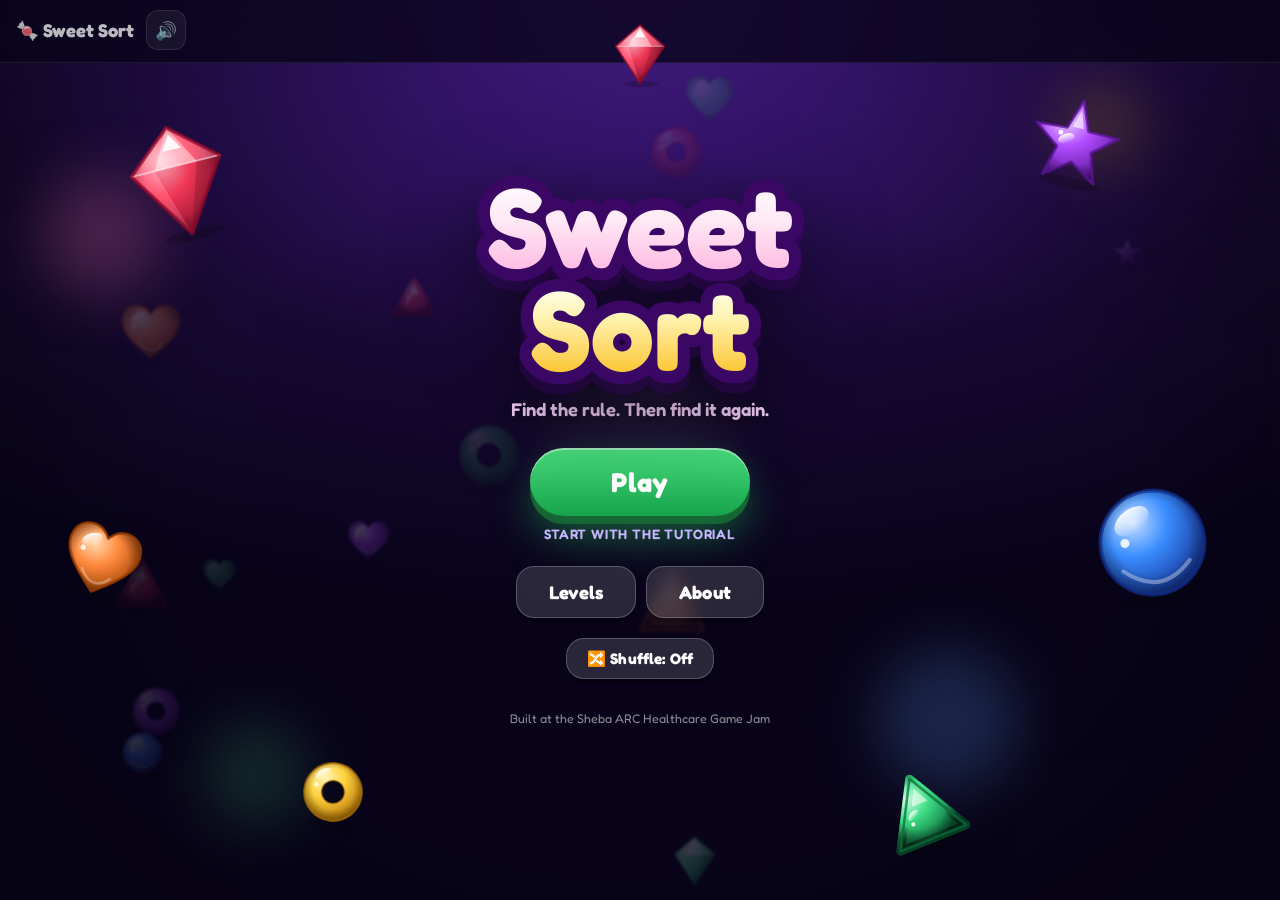
<file: index.html>
<!doctype html>
<html lang="en">
<head>
  <meta charset="utf-8">
  <meta name="viewport" content="width=device-width, initial-scale=1, viewport-fit=cover">
  <title>Sweet Sort</title>
  <meta name="description" content="A candy-flavored take on the Wisconsin Card Sorting Test. Slide the sweets to the right pile.">
  <link rel="preconnect" href="https://fonts.googleapis.com">
  <link rel="preconnect" href="https://fonts.gstatic.com" crossorigin>
  <link href="https://fonts.googleapis.com/css2?family=Fredoka:wght@400;500;600;700&display=swap" rel="stylesheet">
  <link rel="stylesheet" href="style.css?v=18">
</head>
<body>
<div class="app">
  <div class="bg-candies" id="bg-candies" aria-hidden="true"></div>

  <header class="hud">
    <div class="brand"><button class="brand__home" id="home-btn" title="Back to levels">🍬 Sweet Sort</button><span class="level-chip" id="level-chip"></span><span class="level-chip" id="shuffle-chip"></span><span class="rule-chip" id="rule-chip"></span></div>
    <div class="stats">
      <div class="stat stat--score">
        <span class="stat__label">Score</span>
        <span class="stat__row"><span id="score" class="stat__value">0</span><span id="multi" class="multi" aria-live="polite"></span></span>
      </div>
      <div class="stat">
        <span class="stat__label">Combo</span>
        <span class="pips" id="pips" aria-label="Combo progress"></span>
        <span class="stat__value streak-num" id="streak-num">0</span>
      </div>
      <div class="stat">
        <span class="stat__label">Rules</span>
        <span class="stars" id="stars" aria-label="Rules cracked"></span>
      </div>
      <div class="stat"><span class="stat__label">Cards</span><span id="cards-left" class="stat__value">32</span></div>
      <div class="stat stat--time hidden" id="time-stat" aria-label="Seconds left"><span id="time" class="stat__value">0.0</span></div>
    </div>
    <button id="mute" class="icon-btn" aria-label="Toggle sound" title="Toggle sound (M)">🔊</button>
    <div class="progress" aria-hidden="true"><div class="progress__fill" id="progress"></div></div>
  </header>

  <main class="table" id="table">
    <div class="coach hidden" id="coach" role="status" aria-live="polite"><span class="coach__icon">🍭</span><span id="coach-text"></span></div>
    <div class="play" id="play">
    <div class="board" id="board">
      <div class="center" id="center">
        <div class="toast" id="toast"><span class="toast__txt" id="toast-txt" data-text=""></span></div>
        <svg class="timer hidden" id="timer" aria-hidden="true"><rect class="timer__track" pathLength="100"/><rect class="timer__fill" id="timer-rect" pathLength="100"/></svg>
        <div class="card-wrap" id="card-wrap">
          <div class="stack-card"></div>
          <div class="stack-card"></div>
        </div>
      </div>
    </div>
    <p class="hint-text">Slide the card toward a pile · or press 1 to 4</p>
    </div>
  </main>

  <div class="overlay splash" id="start-overlay">
    <div class="splash__hero" id="hero" aria-hidden="true"></div>
    <div class="splash__content">
      <h1 class="splash__title"><span class="title-txt" data-text="Sweet">Sweet</span><span class="title-txt" data-text="Sort">Sort</span></h1>
      <p class="splash__tag">Find the rule. Then find it again.</p>
      <button class="btn btn--play" id="play-btn">Play</button>
      <div class="splash__next" id="play-hint"></div>
      <div class="splash__row">
        <button class="btn btn--ghost btn--glass" id="levels-open">Levels</button>
        <a class="btn btn--ghost btn--glass" href="about.html">About</a>
      </div>
      <button class="btn btn--ghost btn--glass btn--toggle" id="shuffle-btn" aria-pressed="false" title="Re-deal the piles every turn">🔀 Shuffle: Off</button>
      <p class="splash__foot">Built at the Sheba ARC Healthcare Game Jam</p>
    </div>
  </div>

  <div class="overlay hidden" id="levels-overlay">
    <div class="panel">
      <div class="panel__eyebrow">Sweet Sort</div>
      <h2 class="panel__title"><span class="title-txt" data-text="Pick a level">Pick a level</span></h2>
      <div class="levels" id="levels"></div>
      <div class="btn-row"><button class="btn btn--ghost" id="levels-back">Back</button></div>
    </div>
  </div>

  <div class="overlay hidden" id="end-overlay">
    <div class="panel">
      <div class="panel__eyebrow" id="end-eyebrow">Game over</div>
      <h2 class="panel__title"><span class="title-txt" id="end-title" data-text="All sorted">All sorted</span></h2>
      <div class="end-stars" id="end-stars" aria-label="Stars earned"></div>
      <div class="rank" id="end-rank"></div>
      <div class="unlock hidden" id="end-unlock"></div>
      <div class="results" id="end-results"></div>
      <div class="btn-row">
        <button class="btn btn--primary" id="next-btn">Next level</button>
        <button class="btn btn--ghost" id="again-btn">Play again</button>
        <button class="btn btn--ghost" id="share-btn">Share</button>
        <button class="btn btn--ghost" id="levels-btn">Levels</button>
      </div>
    </div>
  </div>

  <canvas id="fx" aria-hidden="true"></canvas>
</div>
<script src="game.js?v=18"></script>
</body>
</html>
</file>
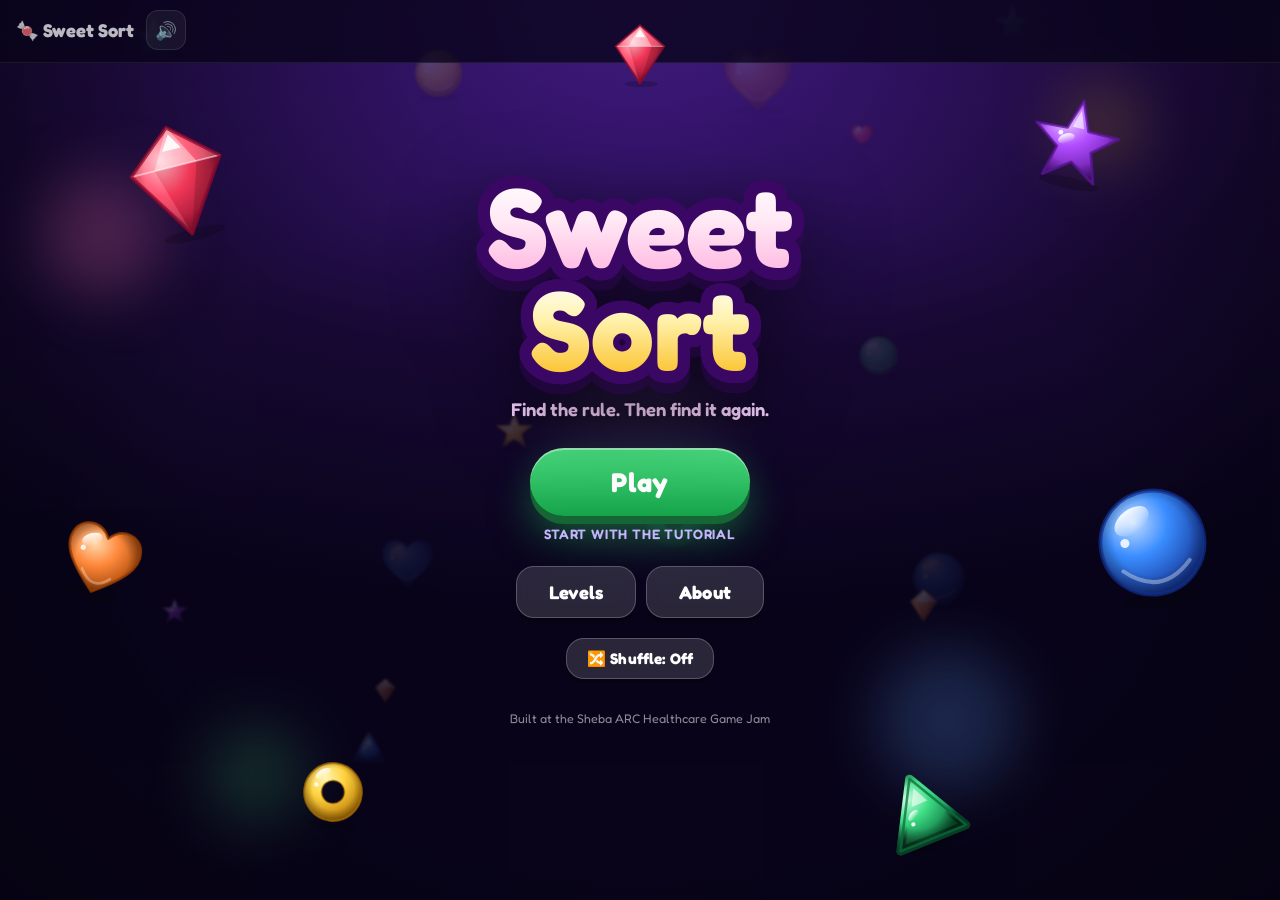
<file: candy/index.html>
<!doctype html>
<html lang="en">
<head>
  <meta charset="utf-8">
  <meta http-equiv="refresh" content="0; url=../">
  <title>Sweet Sort</title>
  <script>location.replace('../' + location.search + location.hash);</script>
</head>
<body><p>Sweet Sort moved to <a href="../">the home page</a>.</p></body>
</html>
</file>
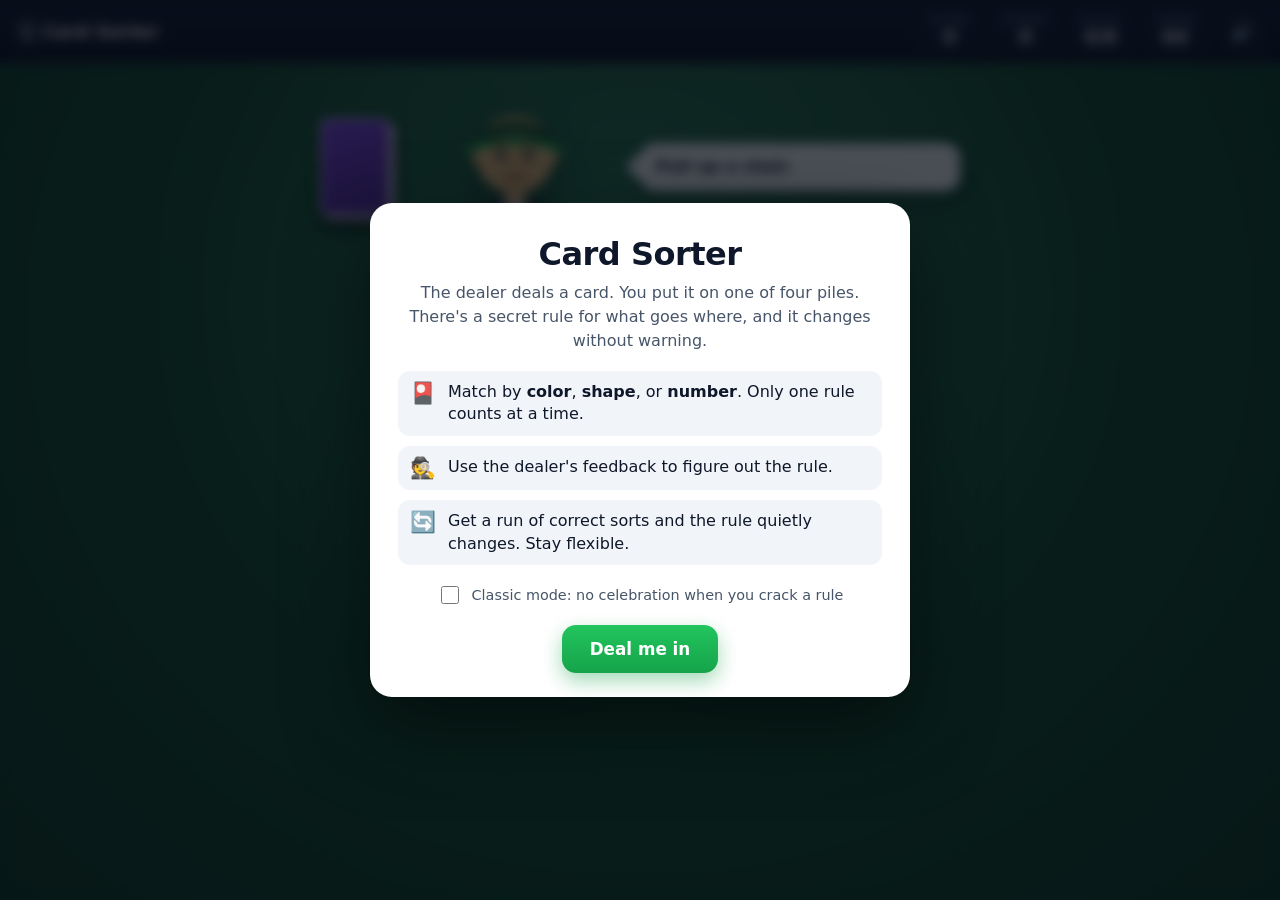
<file: dealer/index.html>
<!doctype html>
<html lang="en">
<head>
  <meta charset="utf-8">
  <meta name="viewport" content="width=device-width, initial-scale=1">
  <title>Card Sorter</title>
  <meta name="description" content="A modern, playful take on the Wisconsin Card Sorting Test.">
  <link rel="stylesheet" href="style.css">
</head>
<body>
<div class="app">
  <header class="hud">
    <button class="brand" id="home-btn" title="Back to start"><span class="brand__icon">🃏</span> Card Sorter</button>
    <div class="stats" aria-live="polite">
      <div class="stat"><span class="stat__label">Score</span><span id="score" class="stat__value">0</span></div>
      <div class="stat"><span class="stat__label">Streak</span><span id="streak" class="stat__value">0</span></div>
      <div class="stat"><span class="stat__label">Rules</span><span id="cats" class="stat__value">0/6</span></div>
      <div class="stat"><span class="stat__label">Cards</span><span id="cards-left" class="stat__value">64</span></div>
    </div>
    <button id="mute" class="icon-btn" aria-label="Toggle sound" title="Toggle sound">🔊</button>
  </header>

  <main class="table">
    <section class="dealer-zone">
      <div class="deck" id="deck" aria-hidden="true">
        <div class="deck__card"></div>
        <div class="deck__card"></div>
        <div class="deck__card"></div>
        <div class="deck__card deck__card--top"></div>
      </div>

      <div class="dealer-wrap">
        <svg class="dealer" id="dealer" data-mood="neutral" viewBox="0 0 200 230" aria-hidden="true">
          <!-- shoulders / jacket -->
          <path d="M28 230 C28 178 62 160 100 160 C138 160 172 178 172 230 Z" fill="#1f2937"/>
          <!-- shirt -->
          <path d="M84 162 L100 222 L116 162 Z" fill="#f8fafc"/>
          <!-- bow tie -->
          <path d="M84 170 L100 178 L116 170 L116 188 L100 180 L84 188 Z" fill="#e63946"/>
          <circle cx="100" cy="179" r="3.5" fill="#b91c1c"/>
          <!-- neck -->
          <rect x="88" y="138" width="24" height="30" rx="9" fill="#e8b98a"/>
          <!-- ears -->
          <circle cx="50" cy="104" r="8" fill="#f1c27d"/>
          <circle cx="150" cy="104" r="8" fill="#f1c27d"/>
          <!-- head -->
          <circle cx="100" cy="100" r="52" fill="#f1c27d"/>
          <!-- cheeks -->
          <g class="cheeks">
            <circle cx="70" cy="118" r="8" fill="#f472b6" opacity=".45"/>
            <circle cx="130" cy="118" r="8" fill="#f472b6" opacity=".45"/>
          </g>
          <!-- visor -->
          <path d="M48 76 Q100 34 152 76 L152 88 Q100 52 48 88 Z" fill="#14532d"/>
          <path d="M38 88 Q100 60 162 88 L170 98 Q100 76 30 98 Z" fill="#22c55e"/>
          <path d="M38 88 Q100 60 162 88" fill="none" stroke="#166534" stroke-width="3"/>
          <!-- brows -->
          <g class="brows" stroke="#7c3f14" stroke-width="4" stroke-linecap="round" fill="none">
            <path class="brow brow--neutral" d="M70 84 Q82 80 92 84"/>
            <path class="brow brow--neutral" d="M108 84 Q118 80 130 84"/>
            <path class="brow brow--sad" d="M70 80 L92 88"/>
            <path class="brow brow--sad" d="M130 80 L108 88"/>
            <path class="brow brow--wow" d="M70 74 Q82 68 92 74"/>
            <path class="brow brow--wow" d="M108 74 Q118 68 130 74"/>
          </g>
          <!-- eyes -->
          <g class="eyes">
            <g class="eye eye--open">
              <circle cx="82" cy="100" r="6.5" fill="#1f2937"/>
              <circle cx="118" cy="100" r="6.5" fill="#1f2937"/>
              <circle cx="84" cy="98" r="2" fill="#fff"/>
              <circle cx="120" cy="98" r="2" fill="#fff"/>
            </g>
            <g class="eye eye--happy" fill="none" stroke="#1f2937" stroke-width="4" stroke-linecap="round">
              <path d="M74 102 Q82 92 90 102"/>
              <path d="M110 102 Q118 92 126 102"/>
            </g>
            <g class="eye eye--wow">
              <circle cx="82" cy="100" r="9" fill="#fff"/>
              <circle cx="118" cy="100" r="9" fill="#fff"/>
              <circle cx="82" cy="100" r="5" fill="#1f2937"/>
              <circle cx="118" cy="100" r="5" fill="#1f2937"/>
            </g>
            <g class="eye eye--wink">
              <circle cx="82" cy="100" r="6.5" fill="#1f2937"/>
              <circle cx="84" cy="98" r="2" fill="#fff"/>
              <path d="M110 100 Q118 94 126 100" fill="none" stroke="#1f2937" stroke-width="4" stroke-linecap="round"/>
            </g>
          </g>
          <!-- nose -->
          <path d="M97 108 Q100 116 104 110" fill="none" stroke="#c98a4b" stroke-width="3" stroke-linecap="round"/>
          <!-- mouths -->
          <g class="mouths">
            <path class="mouth mouth--neutral" d="M88 128 Q100 134 112 128" fill="none" stroke="#7c2d12" stroke-width="4" stroke-linecap="round"/>
            <path class="mouth mouth--happy" d="M80 124 Q100 150 120 124 Z" fill="#7c2d12"/>
            <path class="mouth mouth--happy" d="M86 126 Q100 134 114 126 Z" fill="#fff"/>
            <path class="mouth mouth--sad" d="M86 136 Q100 122 114 136" fill="none" stroke="#7c2d12" stroke-width="4" stroke-linecap="round"/>
            <ellipse class="mouth mouth--wow" cx="100" cy="132" rx="8" ry="11" fill="#7c2d12"/>
            <path class="mouth mouth--smirk" d="M86 130 Q104 138 116 124" fill="none" stroke="#7c2d12" stroke-width="4" stroke-linecap="round"/>
          </g>
        </svg>
      </div>

      <div class="bubble" id="bubble" role="status" aria-live="polite">
        <span id="bubble-text">Pull up a chair.</span>
      </div>
    </section>

    <section class="stage" id="stage">
      <div class="slot" id="slot"></div>
    </section>

    <section class="piles" id="piles" aria-label="Sorting piles"></section>

    <p class="hint">Click a pile or press <kbd>1</kbd> <kbd>2</kbd> <kbd>3</kbd> <kbd>4</kbd></p>
  </main>

  <div class="overlay" id="start-overlay">
    <div class="panel">
      <h1 class="panel__title">Card Sorter</h1>
      <p class="panel__lead">The dealer deals a card. You put it on one of four piles.<br>There's a secret rule for what goes where, and it changes without warning.</p>
      <ul class="howto">
        <li><span class="howto__icon">🎴</span> <span>Match by <strong>color</strong>, <strong>shape</strong>, or <strong>number</strong>. Only one rule counts at a time.</span></li>
        <li><span class="howto__icon">🕵️</span> <span>Use the dealer's feedback to figure out the rule.</span></li>
        <li><span class="howto__icon">🔄</span> <span>Get a run of correct sorts and the rule quietly changes. Stay flexible.</span></li>
      </ul>
      <label class="toggle">
        <input type="checkbox" id="classic-mode">
        <span>Classic mode: no celebration when you crack a rule</span>
      </label>
      <button class="btn btn--primary" id="start-btn">Deal me in</button>
    </div>
  </div>

  <div class="overlay hidden" id="end-overlay">
    <div class="panel">
      <div class="panel__eyebrow" id="end-eyebrow">Game over</div>
      <h2 class="panel__title" id="end-title">Deck's out!</h2>
      <div class="rank" id="end-rank">Card Shark</div>
      <div class="results" id="end-results"></div>
      <button class="btn btn--primary" id="again-btn">Play again</button>
    </div>
  </div>

  <canvas id="confetti" aria-hidden="true"></canvas>
</div>
<script src="game.js"></script>
</body>
</html>
</file>
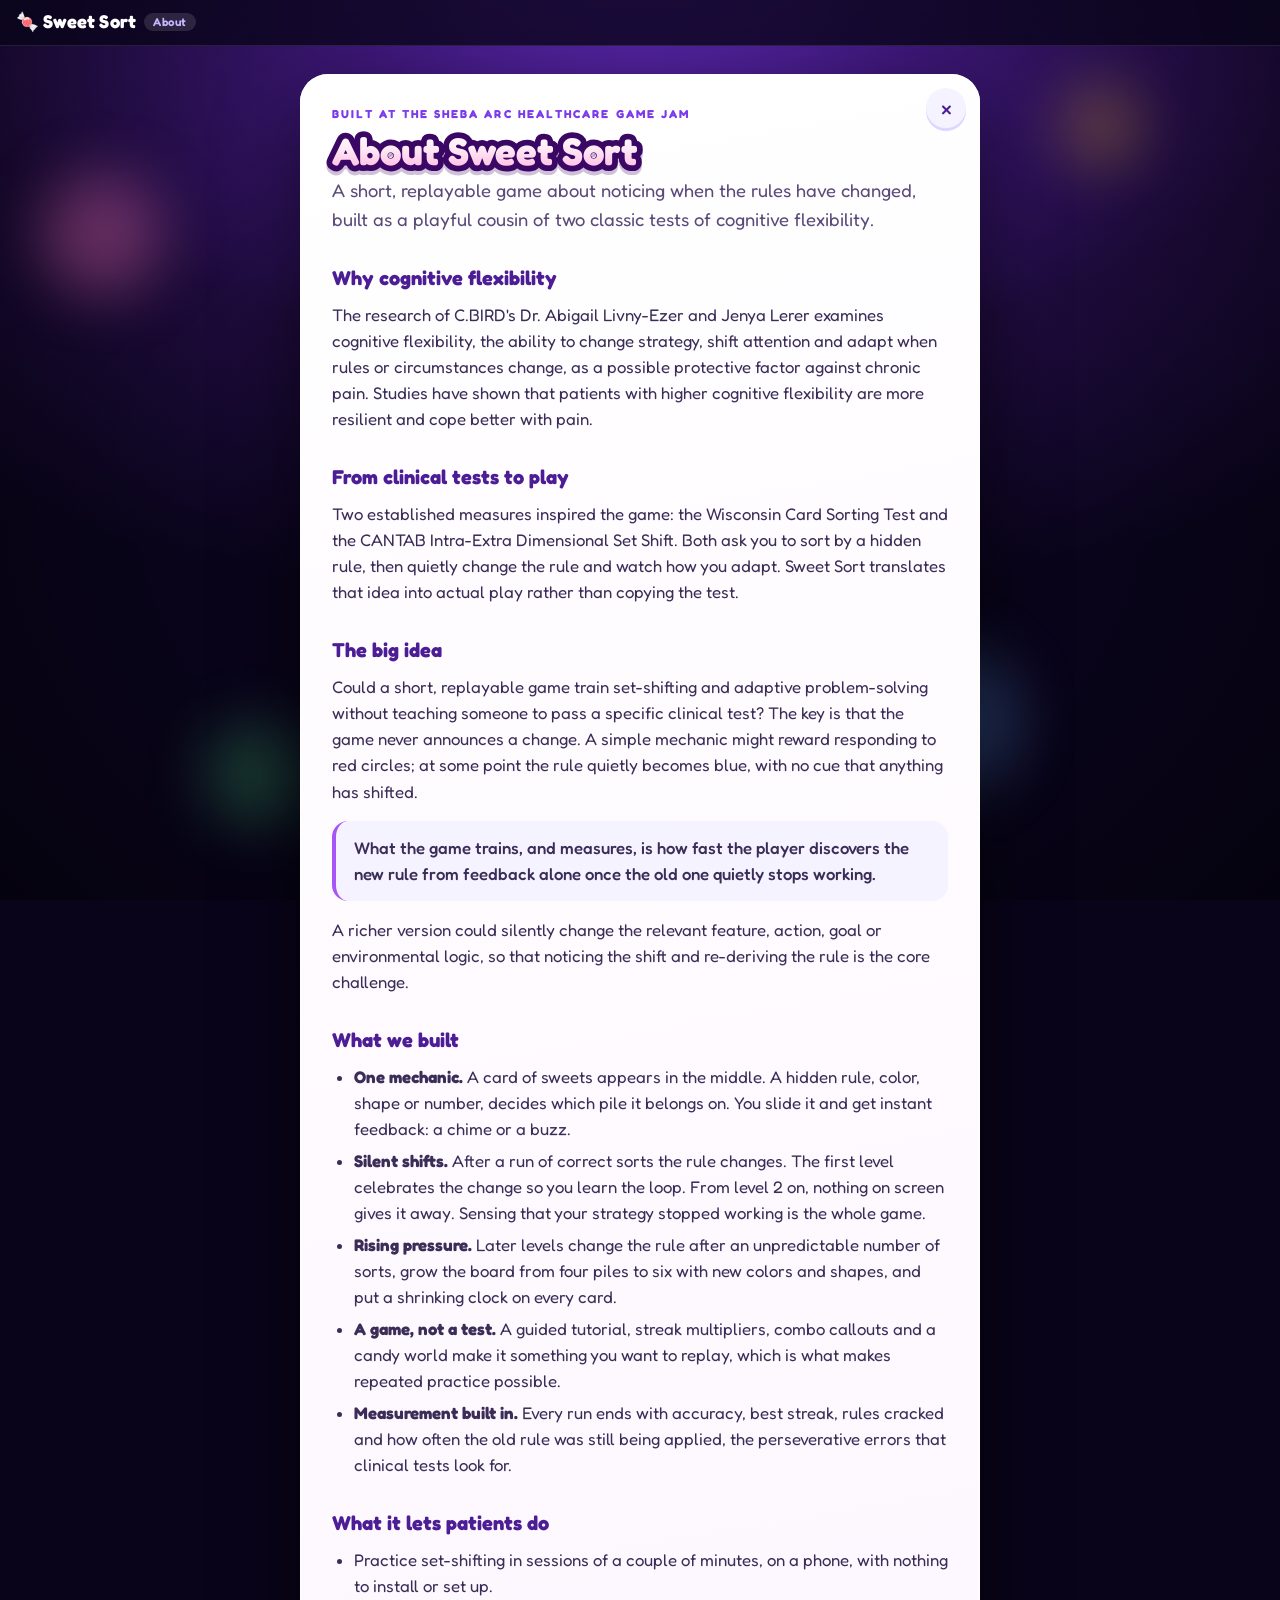
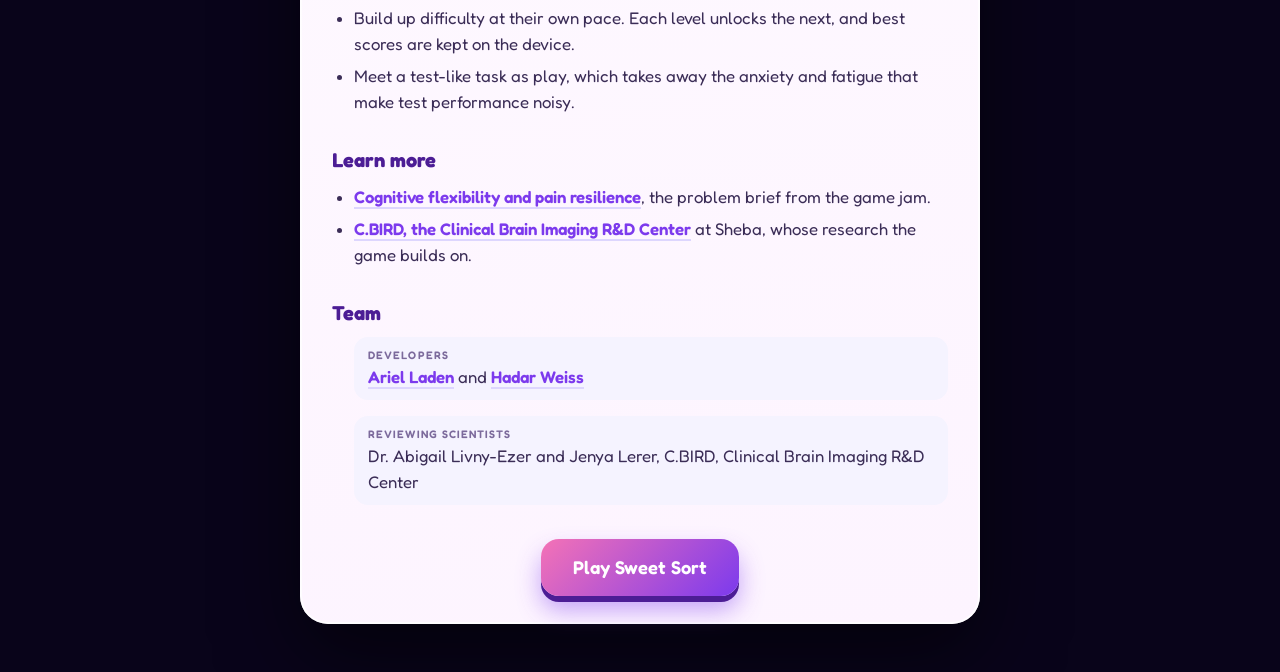
<file: about.html>
<!doctype html>
<html lang="en">
<head>
  <meta charset="utf-8">
  <meta name="viewport" content="width=device-width, initial-scale=1, viewport-fit=cover">
  <title>About Sweet Sort</title>
  <meta name="description" content="Why Sweet Sort exists: a playable take on cognitive flexibility, built at the Sheba ARC Healthcare Game Jam.">
  <link rel="preconnect" href="https://fonts.googleapis.com">
  <link rel="preconnect" href="https://fonts.gstatic.com" crossorigin>
  <link href="https://fonts.googleapis.com/css2?family=Fredoka:wght@400;500;600;700&display=swap" rel="stylesheet">
  <link rel="stylesheet" href="style.css?v=6">
  <style>
    .about { flex: 1; display: flex; justify-content: center; padding: 28px 16px 48px; cursor: pointer; }
    .article { cursor: auto; position: relative; }
    .close-x {
      position: absolute; top: 14px; right: 14px; width: 40px; height: 40px; border-radius: 50%; border: 0;
      background: #f5f3ff; color: #4c1d95; font-size: 1.5rem; line-height: 1; cursor: pointer;
      box-shadow: 0 3px 0 #ddd6fe; transition: transform .12s, background .12s;
    }
    .close-x:hover { background: #ede9fe; transform: scale(1.06); }
    .close-x:active { transform: translateY(2px); box-shadow: 0 1px 0 #ddd6fe; }
    .close-x:focus-visible { outline: 3px solid var(--gold); outline-offset: 2px; }
    .article {
      width: min(680px, 100%);
      background: linear-gradient(170deg, #ffffff, #fdf4ff); color: var(--ink);
      border-radius: 28px; padding: 32px 32px 28px;
      box-shadow: 0 30px 80px rgba(0,0,0,.55), inset 0 0 0 2px rgba(255,255,255,.8);
      animation: panel-in .5s cubic-bezier(.2, 1.3, .4, 1);
      line-height: 1.55; font-size: 1.05rem;
    }
    .article h1 { margin: 6px 0 4px; font-size: 2.4rem; font-weight: 700; line-height: 1.1; filter: drop-shadow(0 4px 0 rgba(59,7,100,.25)); }
    .article h2 { margin: 30px 0 8px; font-size: 1.25rem; font-weight: 700; color: #4c1d95; }
    .article p { margin: 0 0 12px; color: #3b2d57; }
    .article ul { margin: 0 0 12px; padding-left: 22px; color: #3b2d57; }
    .article li { margin-bottom: 6px; }
    .article a { color: #7c3aed; font-weight: 600; text-decoration: none; border-bottom: 2px solid #ddd6fe; }
    .article a:hover { border-color: #7c3aed; }
    .eyebrow { text-transform: uppercase; letter-spacing: .18em; font-size: .72rem; color: #7c3aed; font-weight: 700; }
    .lead { font-size: 1.15rem; color: #5b4a7a !important; }
    .pull { margin: 16px 0; padding: 14px 18px; border-radius: 16px; background: #f5f3ff; border-left: 4px solid #a855f7; color: #3b2d57; font-weight: 500; }
    .people { display: grid; gap: 10px; margin: 0; padding: 0; list-style: none; }
    .people li { display: flex; flex-direction: column; background: #f5f3ff; border-radius: 14px; padding: 10px 14px; }
    .people small { color: #7c6a9c; font-weight: 600; text-transform: uppercase; letter-spacing: .1em; font-size: .68rem; }
    .cta { display: flex; gap: 10px; flex-wrap: wrap; justify-content: center; margin-top: 28px; }
    .article .cta .btn { text-decoration: none; display: inline-block; color: #fff; border-bottom: 0; }
    @media (max-width: 480px) { .article { padding: 24px 20px 22px; font-size: 1rem; } .article h1 { font-size: 1.9rem; } }
  </style>
</head>
<body>
<div class="app">
  <header class="hud">
    <div class="brand"><a class="brand__home" href="./" title="Back to the game" style="text-decoration:none">🍬 Sweet Sort</a><span class="level-chip">About</span></div>
  </header>

  <main class="about">
    <article class="article">
      <button class="close-x" id="close-x" aria-label="Close and return to the game" title="Close">×</button>
      <div class="eyebrow">Built at the Sheba ARC Healthcare Game Jam</div>
      <h1><span class="title-txt" data-text="About Sweet Sort">About Sweet Sort</span></h1>
      <p class="lead">A short, replayable game about noticing when the rules have changed, built as a playful cousin of two classic tests of cognitive flexibility.</p>

      <h2>Why cognitive flexibility</h2>
      <p>The research of C.BIRD's Dr. Abigail Livny-Ezer and Jenya Lerer examines cognitive flexibility, the ability to change strategy, shift attention and adapt when rules or circumstances change, as a possible protective factor against chronic pain. Studies have shown that patients with higher cognitive flexibility are more resilient and cope better with pain.</p>

      <h2>From clinical tests to play</h2>
      <p>Two established measures inspired the game: the Wisconsin Card Sorting Test and the CANTAB Intra-Extra Dimensional Set Shift. Both ask you to sort by a hidden rule, then quietly change the rule and watch how you adapt. Sweet Sort translates that idea into actual play rather than copying the test.</p>

      <h2>The big idea</h2>
      <p>Could a short, replayable game train set-shifting and adaptive problem-solving without teaching someone to pass a specific clinical test? The key is that the game never announces a change. A simple mechanic might reward responding to red circles; at some point the rule quietly becomes blue, with no cue that anything has shifted.</p>
      <div class="pull">What the game trains, and measures, is how fast the player discovers the new rule from feedback alone once the old one quietly stops working.</div>
      <p>A richer version could silently change the relevant feature, action, goal or environmental logic, so that noticing the shift and re-deriving the rule is the core challenge.</p>

      <h2>What we built</h2>
      <ul>
        <li><strong>One mechanic.</strong> A card of sweets appears in the middle. A hidden rule, color, shape or number, decides which pile it belongs on. You slide it and get instant feedback: a chime or a buzz.</li>
        <li><strong>Silent shifts.</strong> After a run of correct sorts the rule changes. The first level celebrates the change so you learn the loop. From level 2 on, nothing on screen gives it away. Sensing that your strategy stopped working is the whole game.</li>
        <li><strong>Rising pressure.</strong> Later levels change the rule after an unpredictable number of sorts, grow the board from four piles to six with new colors and shapes, and put a shrinking clock on every card.</li>
        <li><strong>A game, not a test.</strong> A guided tutorial, streak multipliers, combo callouts and a candy world make it something you want to replay, which is what makes repeated practice possible.</li>
        <li><strong>Measurement built in.</strong> Every run ends with accuracy, best streak, rules cracked and how often the old rule was still being applied, the perseverative errors that clinical tests look for.</li>
      </ul>

      <h2>What it lets patients do</h2>
      <ul>
        <li>Practice set-shifting in sessions of a couple of minutes, on a phone, with nothing to install or set up.</li>
        <li>Build up difficulty at their own pace. Each level unlocks the next, and best scores are kept on the device.</li>
        <li>Meet a test-like task as play, which takes away the anxiety and fatigue that make test performance noisy.</li>
      </ul>

      <h2>Learn more</h2>
      <ul>
        <li><a href="https://medicalgamejam.pages.dev/problems/cognitive-flexibility-pain-resilience">Cognitive flexibility and pain resilience</a>, the problem brief from the game jam.</li>
        <li><a href="https://www.cbirdcenter.com/">C.BIRD, the Clinical Brain Imaging R&amp;D Center</a> at Sheba, whose research the game builds on.</li>
      </ul>

      <h2>Team</h2>
      <ul class="people">
        <li><small>Developers</small><span><a href="https://www.linkedin.com/in/ariel-laden">Ariel Laden</a> and <a href="https://www.linkedin.com/in/whadar">Hadar Weiss</a></span></li>
        <li><small>Reviewing scientists</small><span>Dr. Abigail Livny-Ezer and Jenya Lerer, C.BIRD, Clinical Brain Imaging R&amp;D Center</span></li>
      </ul>

      <div class="cta">
        <a class="btn btn--primary" href="./">Play Sweet Sort</a>
      </div>
    </article>
  </main>
</div>
<script>
  // Tapping the dark backdrop, the X, or pressing Escape returns to the game.
  (() => {
    const back = () => {
      let sameSite = false;
      try { sameSite = document.referrer && new URL(document.referrer).origin === location.origin && history.length > 1; } catch (e) { /* ignore */ }
      if (sameSite) history.back(); else location.href = "./";
    };
    document.getElementById("close-x").addEventListener("click", back);
    document.querySelector(".about").addEventListener("click", e => { if (e.target === e.currentTarget) back(); });
    document.addEventListener("keydown", e => { if (e.key === "Escape") back(); });
  })();
</script>
</body>
</html>
</file>
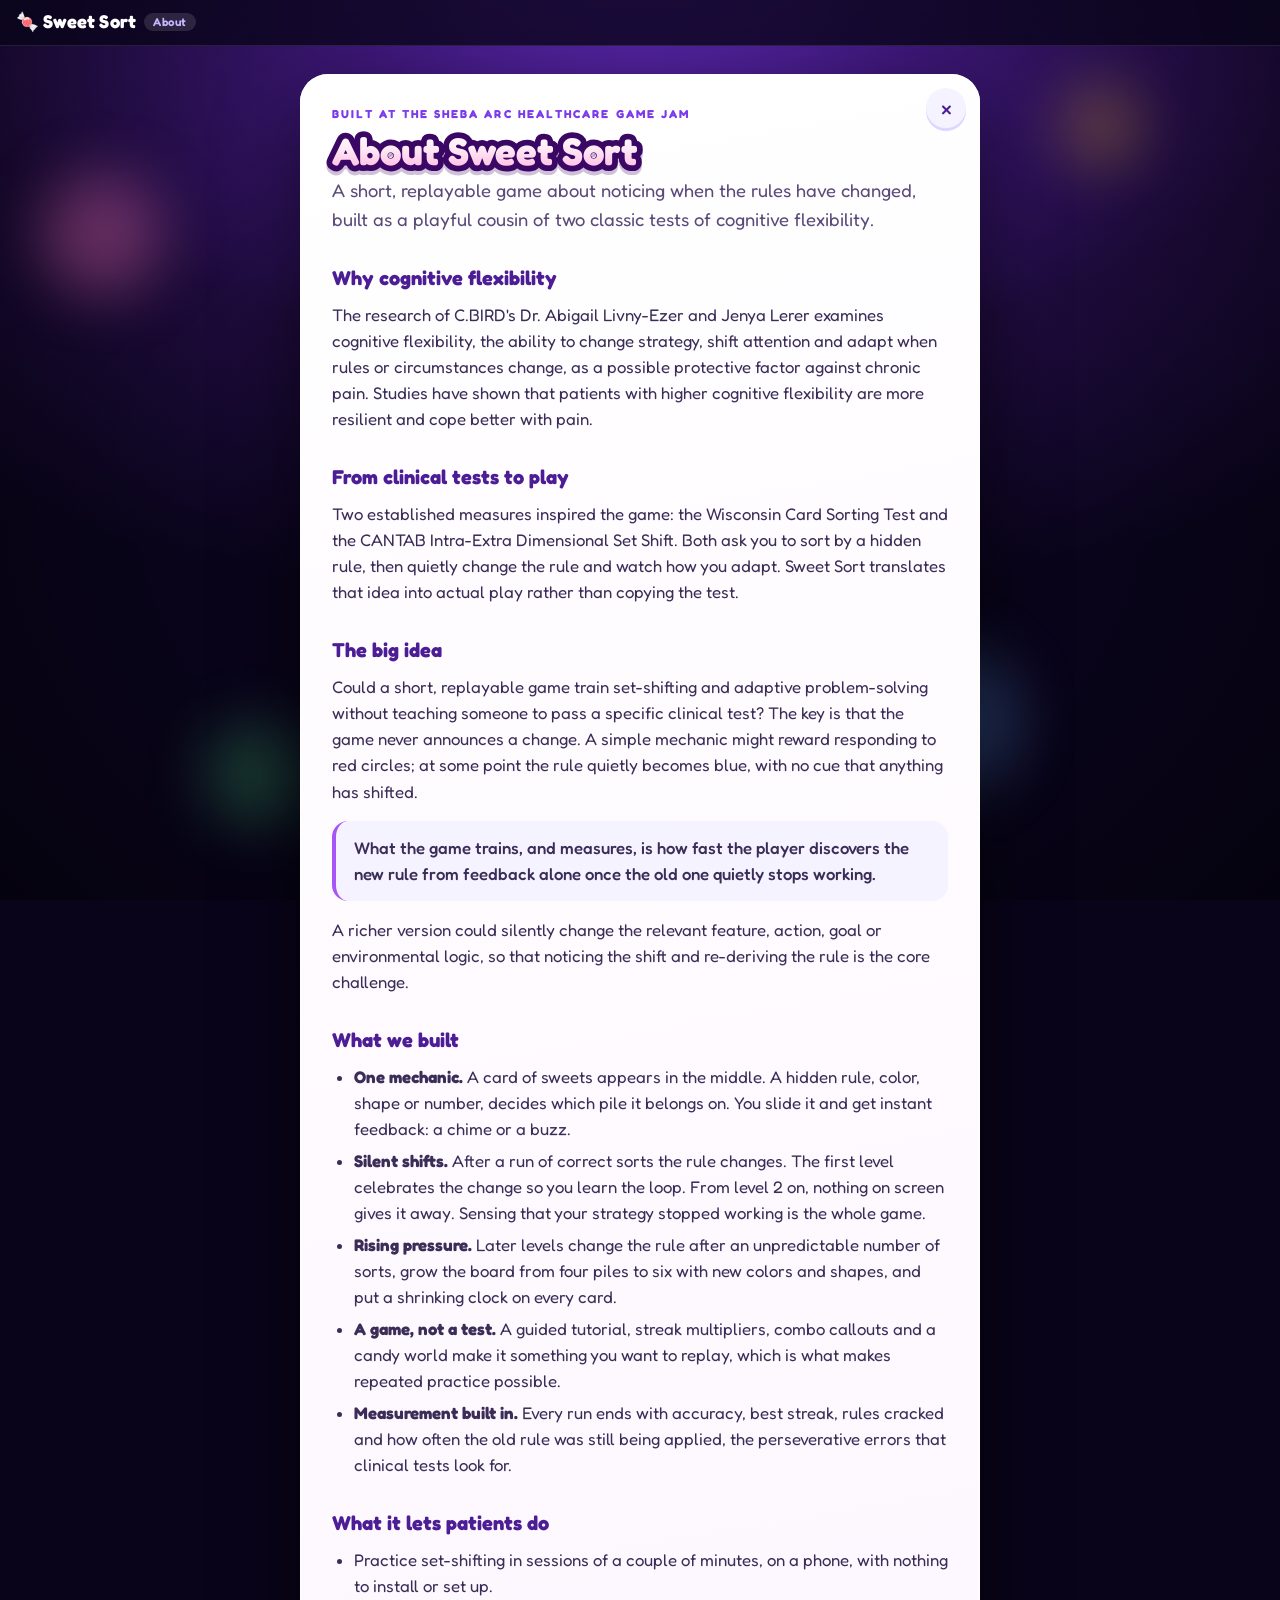
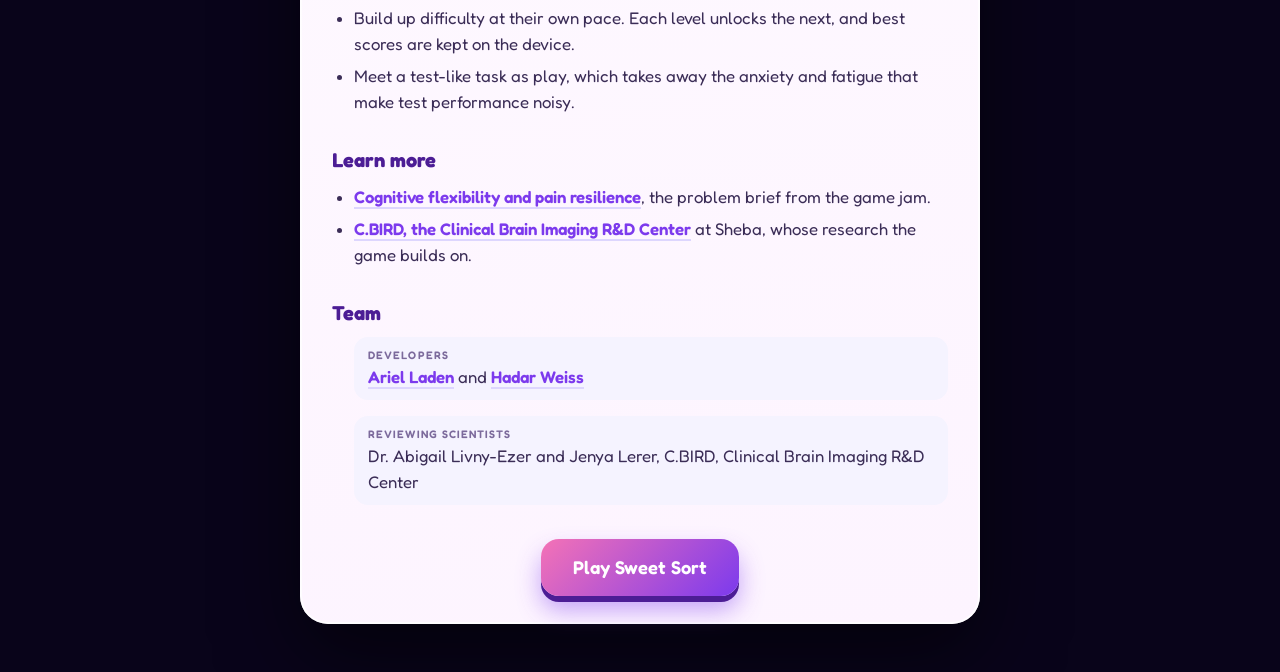
<file: candy/about.html>
<!doctype html>
<html lang="en">
<head>
  <meta charset="utf-8">
  <meta http-equiv="refresh" content="0; url=../about.html">
  <title>About Sweet Sort</title>
  <script>location.replace('../about.html');</script>
</head>
<body><p>This page moved to <a href="../about.html">about.html</a>.</p></body>
</html>
</file>
<file: style.css>
:root {
  --t: 132px;          /* target tile size */
  --cw: 140px;         /* center card width */
  --ch: 188px;         /* center card height */
  --gap: 18px;
  --glass: rgba(255, 255, 255, .08);
  --good: #4ade80;
  --bad: #fb7185;
  --gold: #fde047;
  --ink: #1e1033;
  --plum: #3b0764;
  --muted: #c4b5fd;
  --font: "Fredoka", "Segoe UI", system-ui, -apple-system, Roboto, sans-serif;
}

* { box-sizing: border-box; }
html, body { margin: 0; height: 100%; }
body {
  font-family: var(--font);
  color: #fff;
  background: #09041a;
  overflow-x: hidden;
  -webkit-tap-highlight-color: transparent;
  overscroll-behavior: none;
}
button { font: inherit; }

.app { min-height: 100dvh; display: flex; flex-direction: column; position: relative; }

/* ---------- World: gradient sky, drifting bokeh, floating sweets ---------- */
.app::before {
  content: ""; position: fixed; inset: 0; z-index: -3;
  background:
    radial-gradient(ellipse at 50% 55%, transparent 50%, rgba(0,0,0,.5) 100%),
    radial-gradient(1200px 700px at 50% -10%, #7c3aed 0%, #4c1d95 30%, #1e0b3d 65%, #09041a 100%);
}
.app::after {
  content: ""; position: fixed; inset: -10%; z-index: -2; pointer-events: none;
  background:
    radial-gradient(circle at 15% 30%, rgba(244,114,182,.35) 0 60px, transparent 61px),
    radial-gradient(circle at 80% 20%, rgba(251,191,36,.28) 0 40px, transparent 41px),
    radial-gradient(circle at 70% 75%, rgba(96,165,250,.3) 0 70px, transparent 71px),
    radial-gradient(circle at 25% 80%, rgba(74,222,128,.25) 0 50px, transparent 51px),
    radial-gradient(circle at 50% 50%, rgba(255,255,255,.08) 0 90px, transparent 91px);
  filter: blur(30px);
  animation: drift 24s ease-in-out infinite alternate;
}
.bg-candy {
  position: fixed; z-index: -1; pointer-events: none;
  filter: blur(1.2px) saturate(.9);
  animation: bg-float var(--d) ease-in-out var(--delay) infinite alternate;
}
.bg-candy svg { display: block; width: 100%; height: auto; overflow: visible; }

/* ---------- HUD ---------- */
.hud {
  display: flex; align-items: center; gap: 12px; flex-wrap: wrap;
  padding: 10px 16px 12px;
  background: rgba(10, 4, 26, .78);
  border-bottom: 1px solid rgba(255,255,255,.1);
  position: sticky; top: 0; z-index: 5;
}
.brand { font-weight: 700; font-size: 1.15rem; white-space: nowrap; letter-spacing: .01em; display: flex; align-items: center; gap: 8px; }
.brand__home { background: none; border: 0; padding: 0; color: inherit; font: inherit; font-weight: 700; cursor: pointer; border-radius: 8px; transition: transform .12s; }
.brand__home:hover { transform: scale(1.04); }
.brand__home:active { transform: scale(.97); }
.brand__home:focus-visible { outline: 2px solid var(--gold); outline-offset: 3px; }
.level-chip { font-size: .72rem; font-weight: 600; padding: 2px 9px; border-radius: 999px; background: rgba(255,255,255,.12); color: var(--muted); letter-spacing: .04em; }
.level-chip:empty { display: none; }
.rule-chip { display: none; font-size: .72rem; font-weight: 700; padding: 2px 9px; border-radius: 999px; background: linear-gradient(90deg, #fde047, #f59e0b); color: #78350f; letter-spacing: .06em; }
.rule-chip.on { display: inline-block; animation: pop .4s cubic-bezier(.2, 1.6, .4, 1); }
.streak-num { display: none; }
.hud.no-pips .pips { display: none; }
.hud.no-pips .streak-num { display: block; }
.stats { display: flex; gap: 8px; margin-left: auto; flex-wrap: wrap; justify-content: flex-end; }
.stat {
  display: flex; flex-direction: column; align-items: center; justify-content: center;
  min-width: 64px; padding: 4px 10px;
  background: var(--glass); border: 1px solid rgba(255,255,255,.14); border-radius: 14px;
}
.stat__label { font-size: .62rem; text-transform: uppercase; letter-spacing: .14em; color: var(--muted); font-weight: 600; }
.stat__row { display: flex; align-items: center; gap: 6px; }
.stat__value { font-size: 1.2rem; font-weight: 700; font-variant-numeric: tabular-nums; line-height: 1.2; }
.stat__value.bump { animation: bump .4s cubic-bezier(.2, 1.4, .4, 1); }
.stat--score .stat__value { color: var(--gold); text-shadow: 0 0 12px rgba(253,224,71,.5); }
.multi {
  display: none; padding: 1px 7px; border-radius: 999px;
  background: linear-gradient(135deg, #f472b6, #a855f7); color: #fff;
  font-size: .78rem; font-weight: 700; line-height: 1.3;
  box-shadow: 0 2px 8px rgba(168,85,247,.5);
}
.multi.on { display: inline-block; animation: pop .4s cubic-bezier(.2, 1.6, .4, 1); }

.pips { display: flex; gap: 5px; height: 1.2rem; align-items: center; }
.pip-dot { width: 10px; height: 10px; border-radius: 50%; background: rgba(255,255,255,.18); transition: background .2s, box-shadow .2s; }
.pip-dot.lit { background: var(--gold); box-shadow: 0 0 10px var(--gold); animation: pop .35s cubic-bezier(.2, 1.6, .4, 1); }
.pip-dot.burst { animation: pip-burst .6s ease-out; }

.stars { display: flex; gap: 2px; height: 1.2rem; align-items: center; }
.star { width: 16px; height: 16px; display: block; }
.star path { fill: rgba(255,255,255,.16); stroke: rgba(255,255,255,.25); stroke-width: 1; transition: fill .2s; }
.star.lit path { fill: var(--gold); stroke: #b45309; filter: drop-shadow(0 0 5px rgba(253,224,71,.8)); }
.star.pop { animation: star-pop .7s cubic-bezier(.2, 1.6, .4, 1); }

.icon-btn { background: var(--glass); border: 1px solid rgba(255,255,255,.14); color: #fff; width: 40px; height: 40px; border-radius: 12px; cursor: pointer; font-size: 1.1rem; transition: transform .1s; }
.icon-btn:hover { background: rgba(255,255,255,.16); }
.icon-btn:active { transform: scale(.92); }

.progress { position: absolute; left: 0; right: 0; bottom: -1px; height: 4px; background: rgba(255,255,255,.08); }
.progress__fill {
  height: 100%; width: 0;
  background: linear-gradient(90deg, #f472b6, #fde047, #4ade80);
  box-shadow: 0 0 10px rgba(253,224,71,.6);
  transition: width .5s cubic-bezier(.2, .8, .2, 1);
}

/* ---------- Coach (tutorial) ---------- */
.coach {
  display: flex; gap: 10px; align-items: center;
  max-width: 460px; padding: 10px 14px; border-radius: 16px;
  background: #fff; color: var(--ink); font-weight: 600; line-height: 1.35;
  box-shadow: 0 12px 30px rgba(0,0,0,.35);
}
.coach.hidden { display: none; }
.coach.pop { animation: panel-in .35s cubic-bezier(.2, 1.3, .4, 1); }
.coach__icon { font-size: 1.4rem; }
.target.hint { border-color: var(--gold); animation: hint-pulse 1.2s ease-in-out infinite; }
.center .cue.on { display: block !important; opacity: 1; border-color: var(--gold); animation: cue-strong .9s ease-in-out infinite; }

/* ---------- Board ---------- */
/* The board centers itself with auto margins rather than justify-content, so when the screen is
   too short it overflows downward (scrollable) instead of sliding up under the sticky header. */
.table { flex: 1; display: flex; flex-direction: column; align-items: center; justify-content: flex-start; gap: 18px; padding: 18px 16px 28px; }
.play { display: flex; flex-direction: column; align-items: center; gap: 18px; margin: auto 0; }
.coach { margin-top: auto; }
.table.shake { animation: shake-screen .4s ease-in-out; }
.table.shake-big { animation: shake-screen-big .55s ease-in-out; }
.board {
  display: grid;
  grid-template-columns: var(--t) var(--cw) var(--t);
  grid-template-rows: var(--t) var(--ch) var(--t);
  gap: var(--gap);
  place-items: center;
}
.center { grid-area: 2 / 2; }
.board.in .target { animation: tile-in .65s cubic-bezier(.2, 1.5, .4, 1) both; animation-delay: calc(var(--i) * 70ms); }
.board.in .center { animation: tile-in .65s cubic-bezier(.2, 1.5, .4, 1) 280ms both; }

/* Target tiles: glass, lit by --hot (0..1) as the card approaches */
.target {
  --hot: 0;
  position: relative;
  width: var(--t); height: var(--t);
  border-radius: 26px;
  background: rgba(255,255,255, calc(.11 + .14 * var(--hot)));
  border: 1.5px solid rgba(255,255,255, calc(.18 + .7 * var(--hot)));
  transform: scale(calc(1 + .12 * var(--hot)));
  box-shadow:
    0 12px 30px rgba(0,0,0,.35),
    0 0 calc(40px * var(--hot)) rgba(255,255,255, calc(.5 * var(--hot))),
    inset 0 1px 0 rgba(255,255,255,.25);
  transition: transform .12s ease-out, box-shadow .12s, background .12s, border-color .12s;
}
.target .pips-area {
  position: absolute; inset: 16px; transform-origin: 50% 70%;
  transform: translate(calc(var(--lx) * var(--hot) * 7px), calc(var(--ly) * var(--hot) * 7px)) scale(calc(1 + .1 * var(--hot)));
  transition: transform .12s ease-out;
}
.target.ready { animation: ready-wiggle .5s ease-in-out infinite; border-color: var(--gold); box-shadow: 0 12px 30px rgba(0,0,0,.35), 0 0 44px rgba(253,224,71,.55), inset 0 1px 0 rgba(255,255,255,.25); }
.target.ready .chev { border-color: var(--gold); }
.target .ring { position: absolute; inset: -2px; border-radius: inherit; border: 3px solid var(--good); opacity: 0; pointer-events: none; }
.target .chev {
  position: absolute; width: 12px; height: 12px;
  border-right: 2.5px solid rgba(255,255,255,.55); border-bottom: 2.5px solid rgba(255,255,255,.55);
  opacity: calc(.5 + .5 * var(--hot));
}

.target.hit-good { animation: target-good .7s cubic-bezier(.2, 1.4, .4, 1); }
.target.hit-good .ring { animation: ring .7s ease-out; }
.target.hit-good .pips-area { animation: sweets-bounce .7s cubic-bezier(.2, 1.6, .4, 1); }
.target.hit-bad { animation: target-bad .5s ease-in-out; }
.target.hit-bad .ring { border-color: var(--bad); animation: ring .55s ease-out; }
.target.hit-bad .pips-area { animation: sweets-shiver .5s ease-in-out; }
.target.wave { animation: wave .6s cubic-bezier(.2, 1.4, .4, 1); }
.target.wave .pips-area { animation: sweets-bounce .6s cubic-bezier(.2, 1.6, .4, 1); }

/* WebKit renders filtered children of a backdrop-filtered element at low resolution
   (and sometimes not at all), so the tiles lose the frosted glass and SVG shadows there. */

/* ---------- Sweets ---------- */
.pip { position: absolute; transform: translate(-50%, -50%); }
/* Sweets stay pure vectors: no CSS or SVG filters, so nothing is rasterized and they are crisp at any pixel density. */
.pip__svg { display: block; width: 100%; height: auto; overflow: visible; }
.card .pip__svg { animation: jiggle 2.8s ease-in-out infinite; animation-delay: calc(var(--i) * -.7s); }

/* ---------- Turn timer ring (timed levels) ---------- */
.timer { position: absolute; inset: -9px; width: calc(100% + 18px); height: calc(100% + 18px); pointer-events: none; overflow: visible; }
.timer.hidden { display: none; }
.timer rect { fill: none; stroke-width: 5; stroke-linecap: round; }
.timer__track { stroke: rgba(255,255,255,.14); }
.timer__fill { stroke: var(--good); stroke-dasharray: 100; stroke-dashoffset: 0; transition: stroke .3s; }
.timer.warn .timer__fill { stroke: var(--gold); }
.timer.urgent .timer__fill { stroke: var(--bad); animation: urgent-pulse .45s ease-in-out infinite; }
.stat--time.hidden { display: none; }
.stat--time { min-width: 0; padding: 4px 8px; }
.stat--time .stat__value { min-width: 2.2em; font-size: 1.3rem; }
.stat--time .stat__value.low { color: var(--bad); animation: urgent-pulse .45s ease-in-out infinite; }

/* ---------- Center stack + card ---------- */
.center { position: relative; width: var(--cw); height: var(--ch); }
.card-wrap { position: absolute; inset: 0; animation: float 3.4s ease-in-out infinite; }
.stack-card {
  position: absolute; inset: 0; border-radius: 18px;
  background: linear-gradient(160deg, #fdf2f8, #e9d5ff);
  box-shadow: 0 10px 24px rgba(0,0,0,.3);
  transition: transform .35s cubic-bezier(.2, 1.3, .4, 1);
}
.stack-card:nth-child(1) { transform: translateY(14px) scale(.9); opacity: .55; }
.stack-card:nth-child(2) { transform: translateY(7px) scale(.95); opacity: .8; }
.card-wrap.empty .stack-card:nth-child(1) { transform: translateY(7px) scale(.95); }
.card-wrap.empty .stack-card:nth-child(2) { transform: translateY(0) scale(1); }

.card {
  position: absolute; inset: 0; border-radius: 18px;
  background: linear-gradient(165deg, #ffffff 0%, #fdf4ff 55%, #f3e8ff 100%);
  box-shadow: 0 18px 40px rgba(0,0,0,.45), inset 0 0 0 3px #fff, inset 0 -8px 16px rgba(168,85,247,.14);
  cursor: grab; touch-action: none; user-select: none; -webkit-user-select: none;
  overflow: hidden; will-change: transform;
  transition: box-shadow .15s;
}
.card.dragging { cursor: grabbing; box-shadow: 0 34px 70px rgba(0,0,0,.6), inset 0 0 0 3px #fff; }
.card.enter { animation: card-enter .6s cubic-bezier(.2, 1.4, .4, 1); }
.card.nudge { animation: nudge 1.1s cubic-bezier(.3, 1.4, .4, 1); }
.card::after {
  content: ""; position: absolute; inset: -40%; pointer-events: none;
  background: linear-gradient(115deg, transparent 46%, rgba(255,255,255,.4) 50%, transparent 54%);
  transform: translateX(-90%);
  animation: shimmer 4.2s ease-in-out infinite;
}
.sparkle {
  position: absolute; width: 14px; height: 14px; pointer-events: none;
  color: #fff; font-size: 14px; line-height: 1; text-shadow: 0 0 8px #fff, 0 0 2px #fff;
  opacity: 0; animation: twinkle 2.4s ease-in-out infinite;
}
.sparkle::before { content: "✦"; }

/* Gesture cues until the first slide */
.cue {
  position: absolute; width: 14px; height: 14px; pointer-events: none;
  border-right: 3px solid rgba(255,255,255,.7); border-bottom: 3px solid rgba(255,255,255,.7);
  opacity: 0; animation: cue 1.6s ease-in-out infinite;
}
.center.touched .cue { display: none; }

/* ---------- Chunky outlined display text (toast + titles) ---------- */
.toast {
  --size: 1.7rem;
  position: absolute; left: 50%; top: 50%; z-index: 6;
  transform: translate(-50%, -50%) scale(0); opacity: 0;
  font-size: var(--size); font-weight: 700; line-height: 1; white-space: nowrap;
  pointer-events: none;
  filter: drop-shadow(0 6px 0 rgba(0,0,0,.28)) drop-shadow(0 0 18px rgba(255,255,255,.25));
}
.toast.show { animation: toast-in 1.05s cubic-bezier(.2, 1.4, .4, 1) forwards; }
.toast__txt, .title-txt {
  position: relative; display: inline-block;
  color: var(--plum);
  -webkit-text-stroke: .3em var(--plum);
  paint-order: stroke fill;
}
/* The gradient fill is a copy of the text layered above the stroked base. */
.toast__txt::after, .title-txt::after {
  content: attr(data-text); position: absolute; left: 0; top: 0;
  -webkit-text-stroke: 0;
  background: linear-gradient(180deg, #fff 0%, #ffe9f5 45%, #ffb6e1 100%);
  -webkit-background-clip: text; background-clip: text; color: transparent;
}
.toast.t1 { --size: 1.7rem; }
.toast.t2 { --size: 2rem; }
.toast.t2 .toast__txt::after { background-image: linear-gradient(180deg, #fff 0%, #fff3b0 45%, #fbbf24 100%); }
.toast.t3 { --size: 2.3rem; }
.toast.t3 .toast__txt::after { background-image: linear-gradient(180deg, #fff 0%, #bbf7d0 45%, #22d3ee 100%); }
.toast.t4 { --size: 2.7rem; }
.toast.t4 .toast__txt::after { background-image: linear-gradient(90deg, #f472b6, #fde047, #4ade80, #60a5fa, #f472b6); background-size: 300% 100%; animation: rainbow 1.2s linear infinite; }
.toast.bad { --size: 1.6rem; }
.toast.bad .toast__txt::after { background-image: linear-gradient(180deg, #fff 0%, #fecdd3 55%, #fb7185 100%); }
.toast.big { --size: 2.5rem; }
.toast.big .toast__txt::after { background-image: linear-gradient(180deg, #fff 0%, #fde68a 45%, #f59e0b 100%); }

.float.neg { color: #fecdd3; }
.float {
  position: fixed; z-index: 60; pointer-events: none;
  font-weight: 700; font-size: 1.35rem; color: var(--gold);
  text-shadow: 0 2px 0 var(--plum), 0 -1px 0 var(--plum), 1px 0 0 var(--plum), -1px 0 0 var(--plum), 0 4px 10px rgba(0,0,0,.5);
  animation: float-up 1s ease-out forwards;
}

.hint-text { color: rgba(255,255,255,.65); font-size: .9rem; margin: 0; text-align: center; }
.hint-text__sep { margin: 0 6px; opacity: .5; }

/* ---------- Overlays ---------- */
.overlay { position: fixed; inset: 0; z-index: 40; background: rgba(9, 4, 26, .72); backdrop-filter: blur(8px); display: grid; place-items: center; padding: 16px; animation: fade-in .3s ease-out; overflow-y: auto; }
.overlay .panel { margin: auto; }
.levels { display: grid; gap: 8px; margin: 0 0 16px; text-align: left; }
.level {
  display: flex; align-items: center; gap: 12px; width: 100%;
  padding: 9px 12px; border-radius: 16px; border: 2px solid #ede9fe; background: #faf5ff;
  color: var(--ink); cursor: pointer; text-align: left; transition: transform .12s ease, border-color .12s, box-shadow .12s;
}
.level:hover:not(:disabled), .level:focus-visible { transform: translateY(-2px); border-color: #c4b5fd; box-shadow: 0 8px 20px rgba(124,58,237,.18); outline: none; }
.level:active:not(:disabled) { transform: translateY(0) scale(.99); }
.level:disabled { opacity: .5; cursor: not-allowed; }
.level__num { flex: none; width: 40px; height: 40px; border-radius: 13px; display: grid; place-items: center; font-weight: 700; font-size: 1.1rem; color: #fff; background: linear-gradient(135deg, #f472b6, #7c3aed); box-shadow: 0 4px 10px rgba(124,58,237,.35); }
.level__body { flex: 1; display: flex; flex-direction: column; line-height: 1.25; }
.level__name { font-weight: 700; }
.level__tag { font-size: .85rem; color: #5b4a7a; }
.level__meta { font-weight: 700; color: #7c3aed; font-size: .9rem; white-space: nowrap; }
.levels { margin-bottom: 18px; }
.about-link { margin: 14px 0 0; font-size: .85rem; color: #7c6a9c; }
.about-link a { color: #7c3aed; font-weight: 600; text-decoration: none; border-bottom: 2px solid #ddd6fe; }
.about-link a:hover { border-color: #7c3aed; }
.btn-row { display: flex; gap: 10px; justify-content: center; flex-wrap: wrap; }
.btn--ghost { background: #f5f3ff; color: #4c1d95; box-shadow: 0 4px 0 #ddd6fe; }
.btn--ghost:hover { transform: translateY(-2px); }
.btn--ghost:active { transform: translateY(2px); box-shadow: 0 2px 0 #ddd6fe; }
.btn.hidden { display: none; }
.unlock { margin: -6px 0 14px; font-weight: 700; color: #be185d; animation: pop .5s cubic-bezier(.2, 1.6, .4, 1); }
.unlock.hidden { display: none; }
.overlay.hidden { display: none; }
.panel {
  width: min(520px, 100%);
  background: linear-gradient(170deg, #ffffff, #fdf4ff);
  color: var(--ink);
  border-radius: 28px; padding: 28px 28px 24px;
  box-shadow: 0 30px 80px rgba(0,0,0,.55), inset 0 0 0 2px rgba(255,255,255,.8);
  text-align: center;
  animation: panel-in .5s cubic-bezier(.2, 1.3, .4, 1);
}
.panel__eyebrow { text-transform: uppercase; letter-spacing: .18em; font-size: .72rem; color: #7c3aed; font-weight: 700; }
.panel__title { margin: 4px 0 10px; font-size: 2.6rem; font-weight: 700; line-height: 1.1; filter: drop-shadow(0 4px 0 rgba(59,7,100,.25)); }
.panel__lead { color: #5b4a7a; margin: 0 0 18px; line-height: 1.5; font-size: 1.05rem; }
.howto { list-style: none; padding: 0; margin: 0 0 18px; text-align: left; display: grid; gap: 10px; }
.howto li { display: flex; gap: 12px; align-items: flex-start; background: #f5f3ff; padding: 10px 12px; border-radius: 14px; line-height: 1.4; }
.howto__icon { font-size: 1.3rem; line-height: 1.2; }
.toggle { display: flex; gap: 10px; align-items: center; justify-content: center; font-size: .92rem; color: #5b4a7a; margin-bottom: 18px; cursor: pointer; }
.toggle input { width: 18px; height: 18px; accent-color: #7c3aed; }
.toggle + .toggle { margin-top: -8px; }
.btn { border: 0; border-radius: 18px; padding: 14px 32px; font-weight: 700; font-size: 1.15rem; cursor: pointer; transition: transform .12s ease, box-shadow .12s ease; letter-spacing: .01em; }
.btn--primary { background: linear-gradient(135deg, #f472b6, #7c3aed); color: #fff; box-shadow: 0 6px 0 #4c1d95, 0 14px 24px rgba(124,58,237,.45); animation: btn-pulse 2.2s ease-in-out infinite; }
.btn--primary:hover { transform: translateY(-2px); box-shadow: 0 8px 0 #4c1d95, 0 18px 30px rgba(124,58,237,.55); }
.btn--primary:active { transform: translateY(4px); box-shadow: 0 2px 0 #4c1d95, 0 8px 16px rgba(124,58,237,.45); }
.rank { display: inline-block; margin: 2px 0 16px; padding: 6px 16px; border-radius: 999px; background: linear-gradient(90deg, #fde047, #f59e0b); color: #78350f; font-weight: 700; letter-spacing: .02em; }
.results { display: grid; grid-template-columns: repeat(3, 1fr); gap: 10px; margin-bottom: 22px; }
.result { background: #f5f3ff; border-radius: 14px; padding: 10px 8px; animation: tile-in .55s cubic-bezier(.2, 1.4, .4, 1) both; animation-delay: calc(var(--i) * 70ms + 150ms); }
.result__value { font-size: 1.5rem; font-weight: 700; font-variant-numeric: tabular-nums; }
.result__label { font-size: .68rem; text-transform: uppercase; letter-spacing: .12em; color: #7c6a9c; font-weight: 600; }
.end-stars { display: flex; justify-content: center; gap: 4px; margin: 2px 0 10px; }
.end-stars .star { width: 34px; height: 34px; transform: scale(.6); opacity: .5; transition: none; }
.end-stars .star.lit { transform: scale(1); opacity: 1; animation: star-pop .7s cubic-bezier(.2, 1.6, .4, 1); }
.end-stars .star path { fill: #e9e3f5; stroke: #cbbfe3; }
.end-stars .star.lit path { fill: var(--gold); stroke: #b45309; filter: drop-shadow(0 0 6px rgba(253,224,71,.8)); }

/* While a menu is up the board stays out of the way. */
body.menu .table, body.menu .stats, body.menu .progress { display: none; }

/* ---------- Splash ---------- */
.overlay.splash { background: rgba(9, 4, 26, .28); backdrop-filter: none; display: grid; place-items: center; overflow: hidden; }
.overlay.splash.hidden { display: none; }
.splash__hero { position: absolute; inset: 0; pointer-events: none; }
.hero-sweet { position: absolute; transform: translate(-50%, -50%) rotate(var(--r)); animation: hero-bob var(--d) ease-in-out var(--delay) infinite alternate; }
.hero-sweet svg { display: block; width: 100%; height: auto; overflow: visible; }
.hero-spark { position: absolute; color: #fff; font-size: 18px; line-height: 1; text-shadow: 0 0 10px #fff; opacity: 0; animation: twinkle 2.6s ease-in-out var(--delay) infinite; }
.hero-spark::before { content: "✦"; }
.splash__content { position: relative; display: flex; flex-direction: column; align-items: center; gap: 10px; text-align: center; padding: 12px 16px; animation: panel-in .6s cubic-bezier(.2, 1.3, .4, 1); }
.splash__title { margin: 0; display: flex; flex-direction: column; align-items: center; line-height: .92; font-size: clamp(4rem, 16vw, 7rem); font-weight: 700; filter: drop-shadow(0 10px 0 rgba(59,7,100,.35)) drop-shadow(0 24px 40px rgba(0,0,0,.5)); animation: title-bob 3.6s ease-in-out infinite; }
.splash__title .title-txt { -webkit-text-stroke: .22em var(--plum); }
.splash__title .title-txt:nth-child(2)::after { background-image: linear-gradient(180deg, #fff 0%, #fff3b0 40%, #fbbf24 100%); }
.splash__tag { margin: 8px 0 18px; font-size: 1.15rem; font-weight: 600; color: #f5d0fe; text-shadow: 0 2px 10px rgba(0,0,0,.5); }
.btn--play {
  min-width: 220px; padding: 18px 48px; font-size: 1.7rem; letter-spacing: .04em; border-radius: 999px; color: #fff;
  background: linear-gradient(180deg, #4ade80, #16a34a); box-shadow: 0 8px 0 #166534, 0 20px 40px rgba(22,163,74,.5), inset 0 2px 0 rgba(255,255,255,.45);
  animation: play-pulse 1.8s ease-in-out infinite;
}
.btn--play:hover { transform: translateY(-3px); box-shadow: 0 11px 0 #166534, 0 26px 46px rgba(22,163,74,.6), inset 0 2px 0 rgba(255,255,255,.45); }
.btn--play:active { transform: translateY(5px); box-shadow: 0 3px 0 #166534, 0 10px 20px rgba(22,163,74,.5), inset 0 2px 0 rgba(255,255,255,.45); animation: none; }
.splash__next { font-size: .85rem; font-weight: 600; color: var(--muted); letter-spacing: .06em; text-transform: uppercase; }
.splash__row { display: flex; gap: 10px; margin-top: 14px; }
.btn--glass { background: rgba(255,255,255,.14); color: #fff; box-shadow: 0 4px 0 rgba(0,0,0,.25); border: 1px solid rgba(255,255,255,.22); text-decoration: none; backdrop-filter: blur(8px); }
.btn--glass:hover { background: rgba(255,255,255,.22); }
.btn--toggle { margin-top: 10px; padding: 10px 20px; font-size: .95rem; }
.btn--toggle[aria-pressed="true"] { background: linear-gradient(135deg, #f472b6, #a855f7); border-color: transparent; box-shadow: 0 4px 0 #6d28d9, 0 10px 24px rgba(168,85,247,.45); }
.target.reshuffle { animation: tile-shuffle .36s ease-in-out; }
.splash__foot { margin: 22px 0 0; font-size: .78rem; color: rgba(255,255,255,.55); }
@keyframes tile-shuffle { 0% { transform: scale(1); } 45% { transform: scale(.7) rotate(-8deg); opacity: .35; } 100% { transform: scale(1); opacity: 1; } }
@keyframes hero-bob { from { transform: translate(-50%, -50%) rotate(var(--r)) translateY(0); } to { transform: translate(-50%, -50%) rotate(calc(var(--r) + 8deg)) translateY(-18px); } }
@keyframes title-bob { 0%, 100% { transform: rotate(-2deg) translateY(0); } 50% { transform: rotate(2deg) translateY(-6px); } }
@keyframes play-pulse { 0%, 100% { transform: scale(1); } 50% { transform: scale(1.05); } }
@media (max-width: 480px) {
  .splash__title { font-size: clamp(3.4rem, 22vw, 5rem); }
  .btn--play { font-size: 1.45rem; padding: 16px 40px; }
}

#fx { position: fixed; inset: 0; width: 100%; height: 100%; pointer-events: none; z-index: 45; }

/* ---------- Keyframes ---------- */
@keyframes float { 0%, 100% { transform: translateY(0); } 50% { transform: translateY(-5px); } }
@keyframes jiggle { 0%, 100% { transform: rotate(-4deg) translateY(0); } 50% { transform: rotate(4deg) translateY(-2px); } }
@keyframes shimmer { 0%, 62% { transform: translateX(-90%); } 80%, 100% { transform: translateX(90%); } }
@keyframes twinkle { 0%, 100% { opacity: 0; transform: scale(.4) rotate(0); } 50% { opacity: 1; transform: scale(1) rotate(45deg); } }
@keyframes cue { 0%, 100% { opacity: 0; } 50% { opacity: .9; } }
@keyframes card-enter {
  0% { transform: perspective(700px) rotateY(-80deg) translateX(-14px) scale(.85); opacity: 0; }
  55% { opacity: 1; }
  100% { transform: perspective(700px) rotateY(0) translateX(0) scale(1); opacity: 1; }
}
@keyframes hint-pulse { 0%, 100% { transform: scale(1); box-shadow: 0 12px 30px rgba(0,0,0,.35), 0 0 0 rgba(253,224,71,0); } 50% { transform: scale(1.06); box-shadow: 0 12px 30px rgba(0,0,0,.35), 0 0 34px rgba(253,224,71,.6); } }
@keyframes cue-strong { 0%, 100% { opacity: .5; } 50% { opacity: 1; } }
@keyframes urgent-pulse { 50% { opacity: .45; } }
@keyframes ready-wiggle { 0%, 100% { transform: scale(1.12) rotate(-1.5deg); } 50% { transform: scale(1.16) rotate(1.5deg); } }
@keyframes nudge {
  0%, 100% { transform: translate(0, 0) rotate(0); }
  35% { transform: translate(calc(var(--nx) * 18px), calc(var(--ny) * 18px)) rotate(calc(var(--nx) * 5deg)) scale(1.03); }
  65% { transform: translate(calc(var(--nx) * -3px), calc(var(--ny) * -3px)); }
}
@keyframes tile-in { 0% { transform: scale(0) rotate(-10deg); opacity: 0; } 100% { transform: scale(1) rotate(0); opacity: 1; } }
@keyframes bump { 0% { transform: scale(1); } 40% { transform: scale(1.35); } 100% { transform: scale(1); } }
@keyframes pop { 0% { transform: scale(.4); } 60% { transform: scale(1.4); } 100% { transform: scale(1); } }
@keyframes star-pop { 0% { transform: scale(.4) rotate(-30deg); } 55% { transform: scale(1.6) rotate(10deg); } 100% { transform: scale(1) rotate(0); } }
@keyframes pip-burst { 0% { transform: scale(1); } 40% { transform: scale(1.8); box-shadow: 0 0 20px #fff; } 100% { transform: scale(0); opacity: 0; } }
@keyframes ring { 0% { transform: scale(1); opacity: .95; } 100% { transform: scale(1.55); opacity: 0; } }
@keyframes target-good {
  0% { transform: scale(1); }
  30% { transform: scale(.92, .88); }
  60% { transform: scale(1.1, 1.14); background: rgba(74,222,128,.35); border-color: var(--good); }
  100% { transform: scale(1); }
}
@keyframes target-bad {
  0%, 100% { transform: translateX(0); }
  15%, 55% { background: rgba(251,113,133,.35); border-color: var(--bad); }
  20% { transform: translateX(-9px) rotate(-2deg); }
  40% { transform: translateX(9px) rotate(2deg); }
  60% { transform: translateX(-6px); }
  80% { transform: translateX(6px); }
}
@keyframes sweets-bounce { 0% { transform: scale(1); } 30% { transform: scale(1.25, .8); } 55% { transform: scale(.9, 1.2) translateY(-6px); } 100% { transform: scale(1); } }
@keyframes sweets-shiver { 0%, 100% { transform: rotate(0); } 25% { transform: rotate(-8deg); } 50% { transform: rotate(8deg); } 75% { transform: rotate(-5deg); } }
@keyframes wave { 0% { transform: scale(1); } 40% { transform: scale(1.14); background: rgba(253,224,71,.35); border-color: var(--gold); } 100% { transform: scale(1); } }
@keyframes toast-in {
  0% { transform: translate(-50%, -50%) scale(0) rotate(-14deg); opacity: 0; }
  30% { transform: translate(-50%, -50%) scale(1.18) rotate(4deg); opacity: 1; }
  48% { transform: translate(-50%, -50%) scale(.96) rotate(-1deg); }
  62% { transform: translate(-50%, -50%) scale(1) rotate(0); opacity: 1; }
  100% { transform: translate(-50%, calc(-50% - 34px)) scale(.9); opacity: 0; }
}
@keyframes rainbow { from { background-position: 0 0; } to { background-position: 300% 0; } }
@keyframes float-up {
  0% { transform: translate(-50%, 0) scale(.8); opacity: 0; }
  20% { opacity: 1; transform: translate(-50%, -10px) scale(1.2); }
  100% { transform: translate(-50%, -76px) scale(1); opacity: 0; }
}
@keyframes shake-screen { 0%, 100% { transform: translate(0); } 25% { transform: translate(-5px, 2px); } 50% { transform: translate(5px, -2px); } 75% { transform: translate(-3px, 1px); } }
@keyframes shake-screen-big { 0%, 100% { transform: translate(0); } 15% { transform: translate(-9px, 4px) rotate(-.6deg); } 35% { transform: translate(8px, -5px) rotate(.6deg); } 55% { transform: translate(-6px, 3px); } 75% { transform: translate(4px, -2px); } }
@keyframes btn-pulse { 0%, 100% { filter: brightness(1); } 50% { filter: brightness(1.12); } }
@keyframes bg-float { from { transform: translateY(0) rotate(var(--r)); } to { transform: translateY(-46px) rotate(calc(var(--r) + 28deg)); } }
@keyframes drift { from { transform: translate(-2%, -1%) rotate(0); } to { transform: translate(2%, 2%) rotate(3deg); } }
@keyframes fade-in { from { opacity: 0; } to { opacity: 1; } }
@keyframes panel-in { from { transform: translateY(30px) scale(.96); opacity: 0; } to { transform: none; opacity: 1; } }

/* ---------- Responsive ---------- */
@media (max-width: 480px) {
  :root { --t: 100px; --cw: 114px; --ch: 154px; --gap: 10px; }
  .hud { padding: 8px 12px 10px; gap: 6px; }
  .brand { font-size: 1rem; }
  .stats { gap: 5px; }
  .stat { min-width: 44px; padding: 3px 6px; border-radius: 11px; }
  .stat__label { font-size: .55rem; letter-spacing: .08em; }
  .stat__value { font-size: 1.05rem; }
  .stat--time .stat__value { font-size: 1.1rem; }
  .pips { gap: 4px; } .pip-dot { width: 8px; height: 8px; }
  .star { width: 14px; height: 14px; }
  .icon-btn { width: 34px; height: 34px; font-size: 1rem; border-radius: 10px; }
  .target { border-radius: 22px; }
  .target .pips-area { inset: 11px; }
  .toast.t1 { --size: 1.4rem; } .toast.t2 { --size: 1.6rem; } .toast.t3 { --size: 1.85rem; } .toast.t4 { --size: 2.1rem; } .toast.big { --size: 2rem; }
  .hint-text { display: none; }
  .results { grid-template-columns: repeat(2, 1fr); }
  .panel { padding: 22px 18px 18px; }
  .panel__title { font-size: 2.1rem; }
}

/* ---------- Landscape phones (e.g. 640x360): everything shrinks to fit the height ---------- */
@media (max-height: 430px) and (orientation: landscape) {
  :root { --t: 70px; --cw: 84px; --ch: 112px; --gap: 8px; }
  .hud { padding: 4px 10px 5px; gap: 6px; flex-wrap: nowrap; }
  .brand { font-size: .9rem; gap: 6px; }
  .level-chip, .rule-chip { font-size: .62rem; padding: 1px 7px; }
  .stats { gap: 5px; flex-wrap: nowrap; }
  .stat { min-width: 40px; padding: 2px 6px; border-radius: 9px; }
  .stat__label { font-size: .5rem; letter-spacing: .06em; }
  .stat__value { font-size: .95rem; line-height: 1.1; }
  .stat--time .stat__value { font-size: 1rem; }
  .pips { gap: 3px; height: 1rem; } .pip-dot { width: 7px; height: 7px; }
  .stars { height: 1rem; } .star { width: 12px; height: 12px; }
  .icon-btn { width: 30px; height: 30px; font-size: .9rem; border-radius: 8px; }
  .progress { height: 3px; }
  .table { padding: 6px 12px 8px; gap: 8px; }
  .play { gap: 8px; }
  .hint-text { display: none; }
  .coach { max-width: 520px; padding: 6px 12px; font-size: .9rem; border-radius: 12px; }
  .coach__icon { font-size: 1.1rem; }
  .target { border-radius: 18px; }
  .target .pips-area { inset: 8px; }
  .card { border-radius: 12px; }
  .cue { width: 10px; height: 10px; }
  .toast.t1 { --size: 1.2rem; } .toast.t2 { --size: 1.35rem; } .toast.t3 { --size: 1.5rem; } .toast.t4 { --size: 1.7rem; } .toast.big { --size: 1.6rem; } .toast.bad { --size: 1.2rem; }
  .timer { inset: -7px; width: calc(100% + 14px); height: calc(100% + 14px); }
  .timer rect { stroke-width: 4; }
  /* splash */
  .splash__content { gap: 4px; padding: 6px 12px; }
  .splash__title { font-size: 2.6rem; flex-direction: row; gap: .3em; filter: drop-shadow(0 5px 0 rgba(59,7,100,.35)) drop-shadow(0 12px 24px rgba(0,0,0,.5)); }
  .splash__tag { margin: 2px 0 8px; font-size: .95rem; }
  .btn--play { min-width: 160px; padding: 10px 34px; font-size: 1.25rem; }
  .splash__next { font-size: .72rem; }
  .splash__row { margin-top: 6px; }
  .splash__row .btn, .btn--toggle { padding: 8px 18px; font-size: .9rem; }
  .btn--toggle { margin-top: 6px; }
  .splash__foot { display: none; }
  .hero-sweet { opacity: .7; }
  /* panels */
  .panel { padding: 16px 18px 14px; border-radius: 20px; }
  .panel__title { font-size: 1.5rem; margin: 2px 0 6px; }
  .results { gap: 6px; margin-bottom: 12px; }
  .result { padding: 6px 6px; }
  .result__value { font-size: 1.15rem; }
  .end-stars { margin: 0 0 6px; } .end-stars .star { width: 26px; height: 26px; }
  .rank { margin: 0 0 8px; padding: 4px 12px; }
  .btn { padding: 10px 20px; font-size: .95rem; }
  .levels { gap: 5px; margin-bottom: 10px; }
  .level { padding: 5px 10px; }
  .level__num { width: 30px; height: 30px; font-size: .9rem; }
  .level__tag { display: none; }
}

@media (prefers-reduced-motion: reduce) {
  *, *::before, *::after { animation-duration: .01ms !important; animation-iteration-count: 1 !important; transition-duration: .01ms !important; }
}
</file>
<file: dealer/style.css>
:root {
  --bg: #0b1220;
  --bg2: #111a2e;
  --line: #1e293b;
  --muted: #94a3b8;
  --ink: #0f172a;
  --card: #fffdf7;
  --card-edge: #e7e5e4;
  --good: #22c55e;
  --bad: #ef4444;
  --accent: #f59e0b;
  --card-w: 118px;
  --card-h: 164px;
  --key-w: 96px;
  --key-h: 134px;
}

* { box-sizing: border-box; }
html, body { margin: 0; height: 100%; }
body {
  font-family: "Segoe UI", system-ui, -apple-system, Roboto, "Helvetica Neue", sans-serif;
  color: #f8fafc;
  background: var(--bg);
  overflow-x: hidden;
  -webkit-tap-highlight-color: transparent;
}
button { font: inherit; }

.app { min-height: 100dvh; display: flex; flex-direction: column; }

/* ---------- HUD ---------- */
.hud {
  display: flex; align-items: center; gap: 14px;
  padding: 10px 18px;
  background: linear-gradient(180deg, #111a2e, #0b1220);
  border-bottom: 1px solid var(--line);
  position: sticky; top: 0; z-index: 5;
}
.brand { font-weight: 800; font-size: 1.1rem; letter-spacing: .2px; white-space: nowrap; background: none; border: 0; padding: 0; color: inherit; font-family: inherit; cursor: pointer; border-radius: 8px; transition: transform .12s; }
.brand:hover { transform: scale(1.04); }
.brand:focus-visible { outline: 2px solid var(--accent); outline-offset: 3px; }
.brand__icon { display: inline-block; transform: rotate(-8deg); }
.stats { display: flex; gap: 8px; margin-left: auto; flex-wrap: wrap; justify-content: flex-end; }
.stat {
  display: flex; flex-direction: column; align-items: center;
  min-width: 66px; padding: 4px 10px;
  background: var(--bg2); border: 1px solid var(--line); border-radius: 10px;
}
.stat__label { font-size: .62rem; text-transform: uppercase; letter-spacing: .14em; color: var(--muted); }
.stat__value { font-size: 1.15rem; font-weight: 800; font-variant-numeric: tabular-nums; line-height: 1.2; }
.stat__value.bump { animation: bump .4s cubic-bezier(.2, 1.4, .4, 1); }
.stat__value.hot { color: var(--accent); }
.icon-btn {
  background: var(--bg2); border: 1px solid var(--line); color: #fff;
  width: 40px; height: 40px; border-radius: 10px; cursor: pointer; font-size: 1.1rem;
}
.icon-btn:hover { background: #1b2742; }

/* ---------- Table ---------- */
.table {
  flex: 1;
  display: flex; flex-direction: column; align-items: center;
  gap: 14px;
  padding: 18px 16px 28px;
  background:
    radial-gradient(ellipse at 50% 15%, rgba(255,255,255,.08), transparent 55%),
    radial-gradient(ellipse at 50% 30%, #1f7a4d 0%, #14532d 50%, #0e3b21 100%);
}

/* ---------- Dealer ---------- */
.dealer-zone {
  display: grid;
  grid-template-columns: auto auto minmax(180px, 320px);
  align-items: center;
  gap: 14px;
  width: 100%;
  max-width: 640px;
}
.dealer-wrap { width: 150px; height: 170px; display: grid; place-items: end center; }
.dealer { width: 150px; height: auto; transform-origin: 50% 90%; filter: drop-shadow(0 10px 18px rgba(0,0,0,.35)); }

.dealer .mouth, .dealer .eye, .dealer .brow, .dealer .cheeks { display: none; }
.dealer[data-mood="neutral"] .mouth--neutral,
.dealer[data-mood="neutral"] .eye--open,
.dealer[data-mood="neutral"] .brow--neutral { display: block; }

.dealer[data-mood="happy"] .mouth--happy,
.dealer[data-mood="happy"] .eye--happy,
.dealer[data-mood="happy"] .brow--neutral,
.dealer[data-mood="happy"] .cheeks { display: block; }

.dealer[data-mood="sad"] .mouth--sad,
.dealer[data-mood="sad"] .eye--open,
.dealer[data-mood="sad"] .brow--sad { display: block; }

.dealer[data-mood="wow"] .mouth--wow,
.dealer[data-mood="wow"] .eye--wow,
.dealer[data-mood="wow"] .brow--wow,
.dealer[data-mood="wow"] .cheeks { display: block; }

.dealer[data-mood="smirk"] .mouth--smirk,
.dealer[data-mood="smirk"] .eye--wink,
.dealer[data-mood="smirk"] .brow--neutral { display: block; }

.dealer.anim-happy { animation: dealer-bounce .6s cubic-bezier(.3, 1.5, .5, 1); }
.dealer.anim-sad { animation: dealer-shake .5s ease-in-out; }
.dealer.anim-wow { animation: dealer-pop .6s cubic-bezier(.3, 1.6, .5, 1); }
.dealer.anim-deal { animation: dealer-deal .45s ease-out; }
.dealer.anim-smirk { animation: dealer-tilt .6s ease-in-out; }

.bubble {
  position: relative;
  background: #fff; color: var(--ink);
  padding: 12px 16px; border-radius: 16px;
  font-weight: 600; font-size: 1.02rem; line-height: 1.35;
  box-shadow: 0 10px 24px rgba(0,0,0,.3);
  min-height: 48px;
  display: flex; align-items: center;
}
.bubble::before {
  content: ""; position: absolute; left: -10px; top: 50%;
  width: 20px; height: 20px; background: #fff;
  transform: translateY(-50%) rotate(45deg); border-radius: 4px;
}
.bubble.pop { animation: bubble-pop .35s cubic-bezier(.2, 1.4, .4, 1); }

/* Deck beside the dealer */
.deck { position: relative; width: 70px; height: 98px; }
.deck__card {
  position: absolute; inset: 0;
  border-radius: 8px;
  background:
    repeating-linear-gradient(45deg, rgba(255,255,255,.12) 0 6px, transparent 6px 12px),
    linear-gradient(160deg, #7c3aed, #4c1d95);
  border: 2px solid #ede9fe;
  box-shadow: 0 6px 14px rgba(0,0,0,.35);
}
.deck__card:nth-child(1) { transform: translate(6px, 6px); }
.deck__card:nth-child(2) { transform: translate(4px, 4px); }
.deck__card:nth-child(3) { transform: translate(2px, 2px); }
.deck.pulse .deck__card--top { animation: deck-pulse .4s ease-out; }

/* ---------- Cards ---------- */
.card {
  position: relative;
  width: var(--card-w); height: var(--card-h);
  background: var(--card);
  border-radius: 12px;
  border: 2px solid var(--card-edge);
  box-shadow: 0 12px 26px rgba(0,0,0,.35), inset 0 0 0 4px #fff;
  flex: none;
}
.card .pip { position: absolute; transform: translate(-50%, -50%); overflow: visible; }
.card--key { width: var(--key-w); height: var(--key-h); }

/* ---------- Stage ---------- */
.stage {
  position: relative;
  width: var(--card-w); height: var(--card-h);
  display: grid; place-items: center;
}
.slot {
  position: absolute; inset: 0;
  border: 2px dashed rgba(255,255,255,.35);
  border-radius: 12px;
}
.stage-card { position: absolute; inset: 0; margin: auto; z-index: 2; }

/* ---------- Piles ---------- */
.piles {
  display: grid;
  grid-template-columns: repeat(4, auto);
  gap: 14px;
  margin-top: 6px;
}
.pile {
  position: relative;
  background: none; border: 0; padding: 12px 10px 8px;
  border-radius: 18px; cursor: pointer;
  transition: transform .15s ease, background .15s ease;
  color: #fff;
}
.pile:hover, .pile:focus-visible { transform: translateY(-8px); background: rgba(255,255,255,.07); outline: none; }
.pile:focus-visible .card { box-shadow: 0 0 0 4px var(--accent), 0 12px 26px rgba(0,0,0,.35); }
.pile .card {
  box-shadow:
    0 4px 0 -1px #e7e5e4,
    0 8px 0 -2px #d6d3d1,
    0 14px 26px rgba(0,0,0,.4),
    inset 0 0 0 4px #fff;
  transition: box-shadow .2s;
}
.pile__num {
  display: block; margin-top: 10px;
  font-size: .8rem; font-weight: 700; color: rgba(255,255,255,.7);
  letter-spacing: .1em;
}
.piles.locked .pile { cursor: default; }
.piles.locked .pile:hover { transform: none; background: none; }

.pile.is-good .card { box-shadow: 0 0 0 5px var(--good), 0 0 30px rgba(34,197,94,.7), inset 0 0 0 4px #fff; animation: pop .45s cubic-bezier(.2, 1.5, .4, 1); }
.pile.is-bad .card { box-shadow: 0 0 0 5px var(--bad), 0 0 30px rgba(239,68,68,.6), inset 0 0 0 4px #fff; animation: shake .45s ease-in-out; }

.mark {
  position: absolute; left: 50%; top: 40%;
  transform: translate(-50%, -50%);
  width: 58px; height: 58px; border-radius: 50%;
  display: grid; place-items: center;
  font-size: 2rem; font-weight: 900; color: #fff;
  pointer-events: none; z-index: 3;
  animation: mark-in .6s cubic-bezier(.2, 1.5, .4, 1) forwards;
}
.mark--good { background: var(--good); box-shadow: 0 8px 20px rgba(34,197,94,.5); }
.mark--bad { background: var(--bad); box-shadow: 0 8px 20px rgba(239,68,68,.5); }

.float {
  position: fixed; z-index: 60; pointer-events: none;
  font-weight: 900; font-size: 1.3rem;
  color: #fde68a; text-shadow: 0 2px 6px rgba(0,0,0,.5);
  animation: float-up 1s ease-out forwards;
}
.float--big { font-size: 1.8rem; color: #fff; }

.card.flying { position: fixed; left: 0; top: 0; margin: 0; z-index: 50; pointer-events: none; will-change: transform; }

.hint { color: rgba(255,255,255,.7); font-size: .85rem; margin: 4px 0 0; }
kbd {
  display: inline-block; padding: 1px 7px; border-radius: 6px;
  background: rgba(0,0,0,.35); border: 1px solid rgba(255,255,255,.25);
  font-family: inherit; font-size: .8rem;
}

/* ---------- Overlays ---------- */
.overlay {
  position: fixed; inset: 0; z-index: 40;
  background: rgba(5, 10, 20, .72);
  backdrop-filter: blur(6px);
  display: grid; place-items: center;
  padding: 16px;
  animation: fade-in .3s ease-out;
}
.overlay.hidden { display: none; }
.panel {
  width: min(540px, 100%);
  background: #fff; color: var(--ink);
  border-radius: 22px; padding: 28px 28px 24px;
  box-shadow: 0 30px 80px rgba(0,0,0,.5);
  text-align: center;
  animation: panel-in .45s cubic-bezier(.2, 1.3, .4, 1);
}
.panel__eyebrow { text-transform: uppercase; letter-spacing: .18em; font-size: .72rem; color: #64748b; font-weight: 700; }
.panel__title { margin: 4px 0 8px; font-size: 2rem; font-weight: 900; letter-spacing: -.5px; }
.panel__lead { color: #475569; margin: 0 0 18px; line-height: 1.5; }
.howto { list-style: none; padding: 0; margin: 0 0 18px; text-align: left; display: grid; gap: 10px; }
.howto li { display: flex; gap: 12px; align-items: flex-start; background: #f1f5f9; padding: 10px 12px; border-radius: 12px; line-height: 1.4; }
.howto__icon { font-size: 1.3rem; line-height: 1.2; }
.toggle { display: flex; gap: 10px; align-items: center; justify-content: center; font-size: .9rem; color: #475569; margin-bottom: 18px; cursor: pointer; }
.toggle input { width: 18px; height: 18px; accent-color: #16a34a; }

.btn {
  border: 0; border-radius: 14px; padding: 14px 28px;
  font-weight: 800; font-size: 1.05rem; cursor: pointer;
  transition: transform .12s ease, box-shadow .12s ease;
}
.btn--primary { background: linear-gradient(180deg, #22c55e, #16a34a); color: #fff; box-shadow: 0 8px 20px rgba(22,163,74,.4); }
.btn--primary:hover { transform: translateY(-2px); box-shadow: 0 12px 26px rgba(22,163,74,.5); }
.btn--primary:active { transform: translateY(0); }

.rank {
  display: inline-block; margin: 2px 0 16px;
  padding: 6px 16px; border-radius: 999px;
  background: linear-gradient(90deg, #fbbf24, #f59e0b); color: #78350f;
  font-weight: 900; letter-spacing: .04em;
}
.results { display: grid; grid-template-columns: repeat(3, 1fr); gap: 10px; margin-bottom: 22px; }
.result { background: #f1f5f9; border-radius: 12px; padding: 10px 8px; }
.result__value { font-size: 1.4rem; font-weight: 900; font-variant-numeric: tabular-nums; }
.result__label { font-size: .7rem; text-transform: uppercase; letter-spacing: .12em; color: #64748b; font-weight: 700; }

#confetti { position: fixed; inset: 0; width: 100%; height: 100%; pointer-events: none; z-index: 45; }

/* ---------- Animations ---------- */
@keyframes bump { 0% { transform: scale(1); } 40% { transform: scale(1.35); } 100% { transform: scale(1); } }
@keyframes pop { 0% { transform: scale(1); } 40% { transform: scale(1.1); } 100% { transform: scale(1); } }
@keyframes shake {
  0%, 100% { transform: translateX(0); }
  20% { transform: translateX(-8px) rotate(-3deg); }
  40% { transform: translateX(8px) rotate(3deg); }
  60% { transform: translateX(-6px) rotate(-2deg); }
  80% { transform: translateX(6px) rotate(2deg); }
}
@keyframes mark-in {
  0% { transform: translate(-50%, -50%) scale(0); opacity: 0; }
  50% { transform: translate(-50%, -50%) scale(1.25); opacity: 1; }
  80% { transform: translate(-50%, -50%) scale(1); opacity: 1; }
  100% { transform: translate(-50%, -80%) scale(.9); opacity: 0; }
}
@keyframes float-up {
  0% { transform: translate(-50%, 0) scale(.8); opacity: 0; }
  20% { opacity: 1; transform: translate(-50%, -10px) scale(1.1); }
  100% { transform: translate(-50%, -70px) scale(1); opacity: 0; }
}
@keyframes bubble-pop { 0% { transform: scale(.85); } 100% { transform: scale(1); } }
@keyframes dealer-bounce { 0% { transform: translateY(0); } 35% { transform: translateY(-14px) scale(1.04); } 70% { transform: translateY(2px); } 100% { transform: translateY(0); } }
@keyframes dealer-shake { 0%, 100% { transform: rotate(0); } 25% { transform: rotate(-6deg); } 50% { transform: rotate(6deg); } 75% { transform: rotate(-4deg); } }
@keyframes dealer-pop { 0% { transform: scale(1); } 40% { transform: scale(1.12) translateY(-8px); } 100% { transform: scale(1); } }
@keyframes dealer-deal { 0% { transform: rotate(0); } 40% { transform: rotate(-7deg) translateX(-6px); } 100% { transform: rotate(0); } }
@keyframes dealer-tilt { 0%, 100% { transform: rotate(0); } 50% { transform: rotate(5deg); } }
@keyframes deck-pulse { 0% { transform: translate(0, 0); } 50% { transform: translate(-6px, -10px) rotate(-6deg); } 100% { transform: translate(0, 0); } }
@keyframes fade-in { from { opacity: 0; } to { opacity: 1; } }
@keyframes panel-in { from { transform: translateY(30px) scale(.96); opacity: 0; } to { transform: none; opacity: 1; } }

/* ---------- Responsive ---------- */
@media (max-width: 640px) {
  :root { --card-w: 104px; --card-h: 146px; --key-w: 72px; --key-h: 102px; }
  .hud { padding: 8px 12px; gap: 8px; }
  .brand { font-size: .95rem; }
  .stat { min-width: 56px; padding: 3px 7px; }
  .stat__value { font-size: 1rem; }
  .dealer-zone { grid-template-columns: auto auto 1fr; gap: 8px; }
  .dealer-wrap, .dealer { width: 110px; }
  .dealer-wrap { height: 128px; }
  .deck { width: 50px; height: 70px; }
  .bubble { font-size: .9rem; padding: 10px 12px; }
  .piles { gap: 8px; }
  .pile { padding: 8px 4px 6px; }
  .results { grid-template-columns: repeat(2, 1fr); }
  .panel { padding: 22px 18px 18px; }
  .panel__title { font-size: 1.6rem; }
}

@media (prefers-reduced-motion: reduce) {
  *, *::before, *::after { animation-duration: .01ms !important; animation-iteration-count: 1 !important; transition-duration: .01ms !important; }
}
</file>
